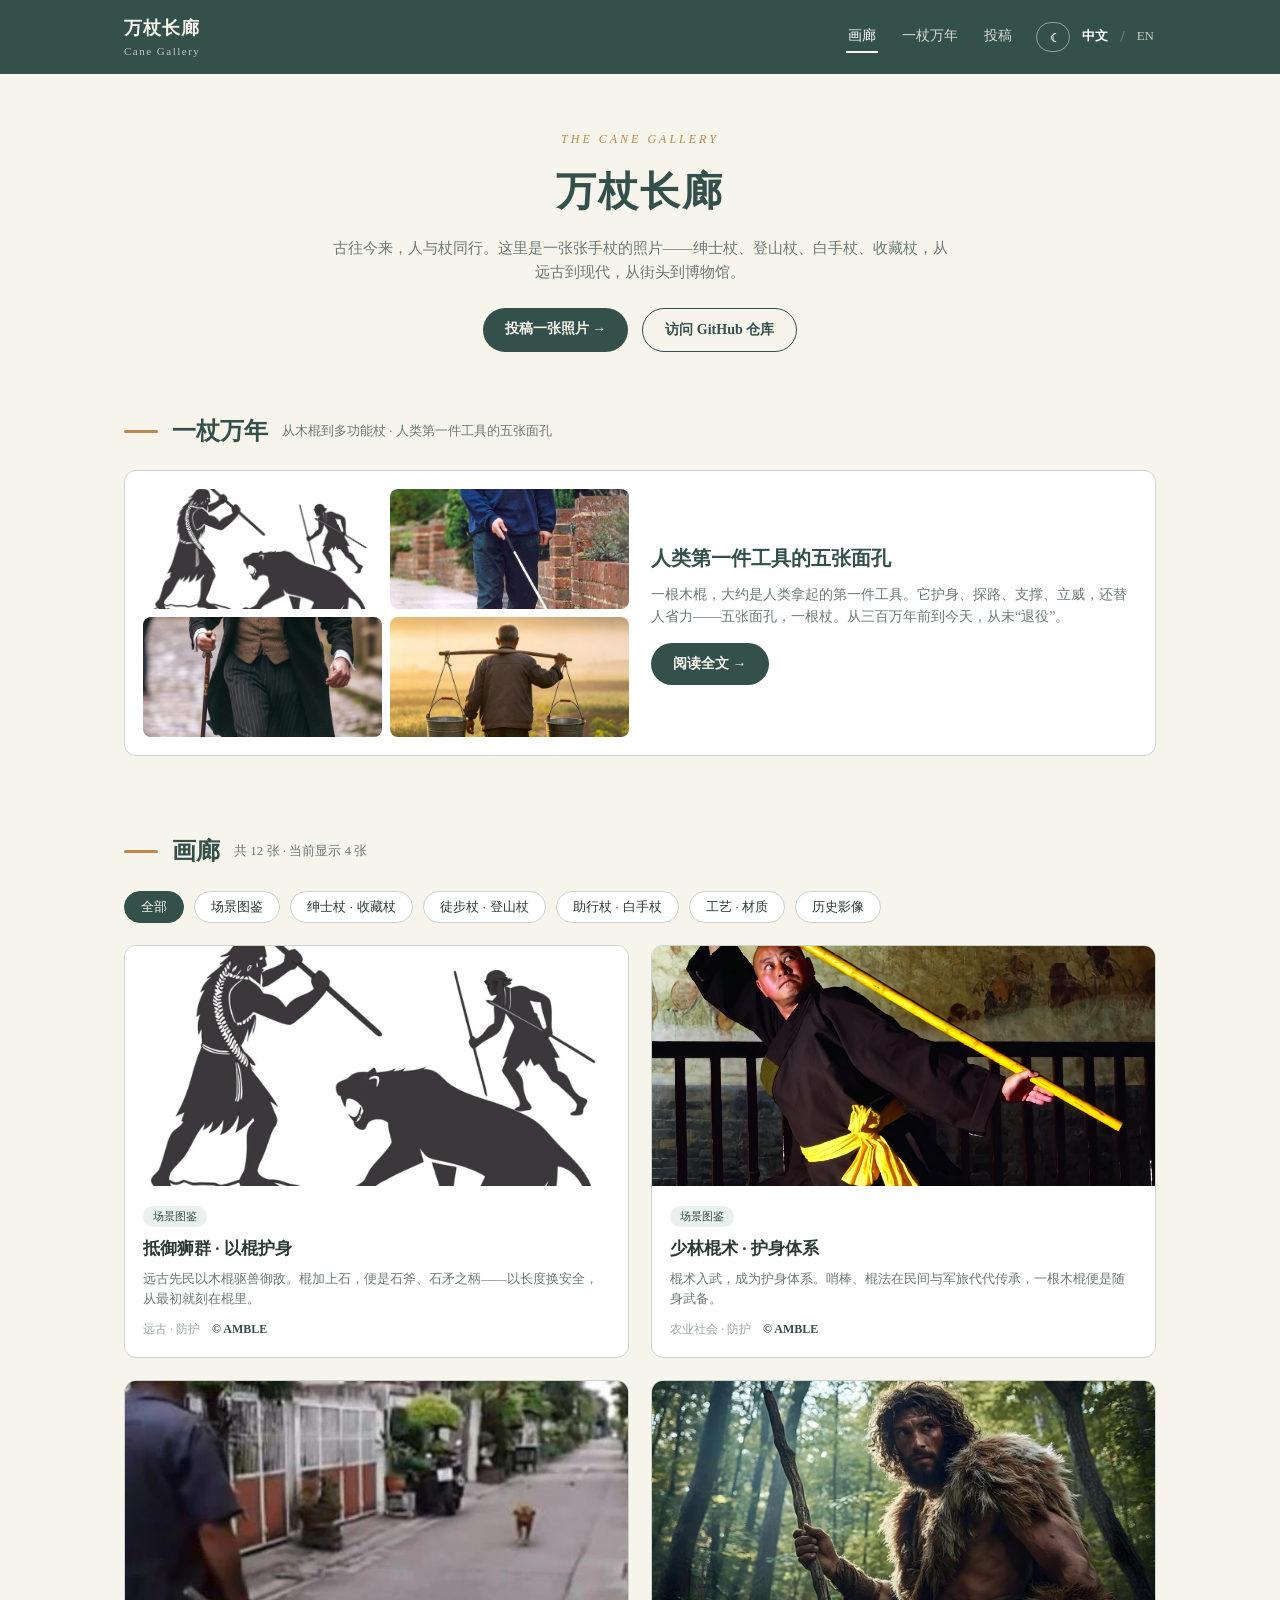
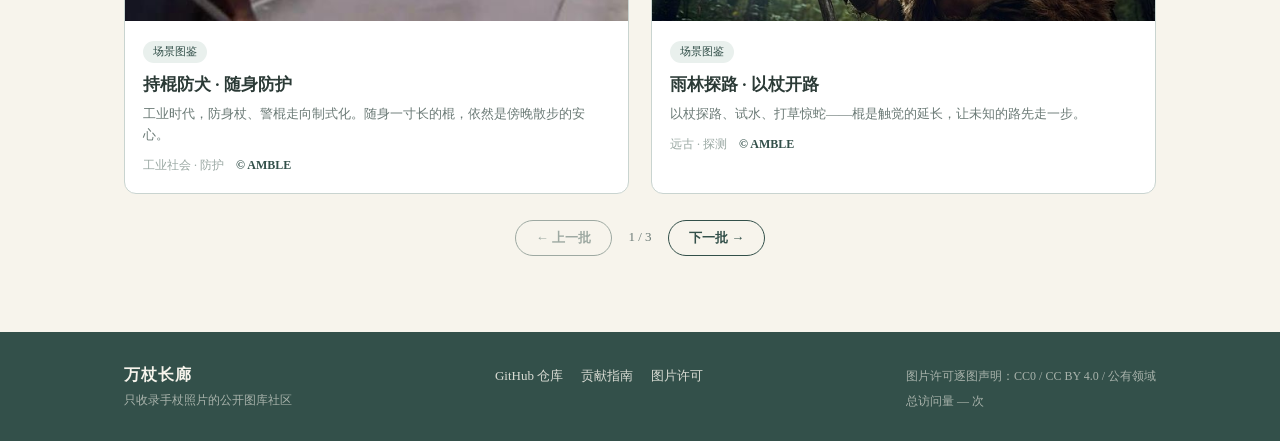
<file: site/index.html>
<!DOCTYPE html>
<html lang="zh-CN">
<head>
<meta charset="UTF-8">
<meta name="viewport" content="width=device-width, initial-scale=1.0">
<title>万杖长廊 · Cane Gallery</title>
<meta name="description" content="万杖长廊：只收录手杖静态照片的公开图库社区——绅士杖、徒步登山杖、白手杖、收藏杖，以及「人与杖」的历史瞬间。">
<link rel="icon" type="image/svg+xml" href="data:image/svg+xml,%3Csvg xmlns='http://www.w3.org/2000/svg' viewBox='0 0 64 64'%3E%3Crect width='64' height='64' rx='14' fill='%2333504A'/%3E%3Cpath d='M38 14 a8 8 0 0 1 8 8 L30 52' stroke='%23F7F4EC' stroke-width='5' fill='none' stroke-linecap='round'/%3E%3C/svg%3E">
<link rel="stylesheet" href="css/style.css">
</head>
<body>

<header class="topbar">
  <div class="topbar-inner">
    <a class="brand" href="index.html">
      <span class="brand-name">万杖长廊<small>Cane Gallery</small></span>
    </a>
    <nav class="nav" aria-label="主导航">
      <a href="index.html" class="active">画廊</a>
      <a href="essay.html">一杖万年</a>
      <a href="submit.html">投稿</a>
      <span class="lang">
        <button type="button" class="theme-toggle" id="theme-toggle" aria-label="切换明暗主题" title="切换明暗主题">☾</button>
        <a href="index.html" class="on">中文</a><span class="sep">/</span>
        <a href="en/index.html">EN</a>
      </span>
    </nav>
  </div>
</header>

<main>
  <div class="container">

    <section class="hero">
      <div class="hero-eyebrow">THE CANE GALLERY</div>
      <h1>万杖长廊</h1>
      <p class="hero-desc">古往今来，人与杖同行。这里是一张张手杖的照片——绅士杖、登山杖、白手杖、收藏杖，从远古到现代，从街头到博物馆。</p>
      <div class="hero-actions">
        <a class="btn btn-primary" href="submit.html">投稿一张照片 →</a>
        <a class="btn btn-ghost" href="https://github.com/litaotaoli/cane-gallery" target="_blank" rel="noopener">访问 GitHub 仓库</a>
      </div>
    </section>

    <section class="section" id="essay">
      <div class="section-head">
        <span class="rule"></span>
        <h2 class="section-title">一杖万年</h2>
        <span class="section-sub">从木棍到多功能杖 · 人类第一件工具的五张面孔</span>
      </div>

      <div class="history-overview">
        <div class="history-cover" aria-label="棍杖的五种面孔">
          <img src="assets/essay/fig01.jpg" alt="远古 · 以长度换安全" loading="lazy">
          <img src="assets/essay/fig06.jpg" alt="现代 · 白手杖探路" loading="lazy">
          <img src="assets/essay/fig12.jpg" alt="工业社会 · 绅士手杖" loading="lazy">
          <img src="assets/essay/fig14.jpg" alt="农业社会 · 扁担助力" loading="lazy">
        </div>
        <div class="history-summary">
          <h3>人类第一件工具的五张面孔</h3>
          <p>一根木棍，大约是人类拿起的第一件工具。它护身、探路、支撑、立威，还替人省力——五张面孔，一根杖。从三百万年前到今天，从未“退役”。</p>
          <a class="btn btn-primary" href="essay.html">阅读全文 →</a>
        </div>
      </div>
    </section>

    <section class="section" id="gallery">
      <div class="section-head">
        <span class="rule"></span>
        <h2 class="section-title">画廊</h2>
        <span class="section-sub" id="count-label">加载中…</span>
      </div>

      <div class="filter-bar" role="group" aria-label="筛选">
        <button type="button" class="chip on js-filter" data-tag="all">全部</button>
        <button type="button" class="chip js-filter" data-tag="illustration">场景图鉴</button>
        <button type="button" class="chip js-filter" data-tag="gentleman">绅士杖 · 收藏杖</button>
        <button type="button" class="chip js-filter" data-tag="trekking">徒步杖 · 登山杖</button>
        <button type="button" class="chip js-filter" data-tag="mobility">助行杖 · 白手杖</button>
        <button type="button" class="chip js-filter" data-tag="craft">工艺 · 材质</button>
        <button type="button" class="chip js-filter" data-tag="historical">历史影像</button>
      </div>

      <div class="cards-grid" id="card-flow"></div>
      <p class="empty" id="empty-hint" hidden>这个分类下还没有照片——来投第一张吧！</p>
      <div class="pager">
        <button type="button" class="btn btn-ghost" id="cards-prev">← 上一批</button>
        <span class="pager-info" id="cards-page">1 / 1</span>
        <button type="button" class="btn btn-ghost" id="cards-next">下一批 →</button>
      </div>
    </section>

  </div>
</main>

<footer class="footer">
  <div class="footer-inner">
    <div class="footer-brand">
      <span class="footer-name">万杖长廊</span>
      <span class="footer-tagline">只收录手杖照片的公开图库社区</span>
    </div>
    <div class="footer-nav">
      <a href="https://github.com/litaotaoli/cane-gallery" target="_blank" rel="noopener">GitHub 仓库</a>
      <a href="https://github.com/litaotaoli/cane-gallery/blob/main/CONTRIBUTING.md" target="_blank" rel="noopener">贡献指南</a>
      <a href="https://github.com/litaotaoli/cane-gallery/blob/main/IMAGE_LICENSE.md" target="_blank" rel="noopener">图片许可</a>
    </div>
    <div class="footer-meta">
      <span>图片许可逐图声明：CC0 / CC BY 4.0 / 公有领域</span>
      <span class="visit-count" id="busuanzi_container_site_pv">总访问量 <span id="busuanzi_value_site_pv">—</span> 次</span>
    </div>
  </div>
</footer>

<script async src="//busuanzi.ibruce.info/busuanzi/2.3/busuanzi.pure.mini.js"></script>

<script>
  /* 内联画廊数据：由 tools/build_site.py 自动生成，本地 file:// 打开也能渲染 */
  window.__GALLERY_DATA__ = [{"id": "CANE-0001", "category": "illustration", "file": "illustration/illustration_202610_001.jpg", "title_zh": "抵御狮群 · 以棍护身", "title_en": "Defending with a Staff", "story_zh": "远古先民以木棍驱兽御敌。棍加上石，便是石斧、石矛之柄——以长度换安全，从最初就刻在棍里。", "photographer": "AMBLE", "year": "", "location": "", "era": "远古", "scene": "防护", "license": "CC BY 4.0", "source": "ai_generated", "alt_text": "剪影插画：远古先民手持木棍面对狮群", "added_date": "2026-10-16"}, {"id": "CANE-0002", "category": "illustration", "file": "illustration/illustration_202610_002.jpg", "title_zh": "少林棍术 · 护身体系", "title_en": "Shaolin Staff Art", "story_zh": "棍术入武，成为护身体系。哨棒、棍法在民间与军旅代代传承，一根木棍便是随身武备。", "photographer": "AMBLE", "year": "", "location": "", "era": "农业社会", "scene": "防护", "license": "CC BY 4.0", "source": "ai_generated", "alt_text": "剪影插画：武者持棍演练少林棍法", "added_date": "2026-10-16"}, {"id": "CANE-0003", "category": "illustration", "file": "illustration/illustration_202610_003.jpg", "title_zh": "持棍防犬 · 随身防护", "title_en": "Guard Stick", "story_zh": "工业时代，防身杖、警棍走向制式化。随身一寸长的棍，依然是傍晚散步的安心。", "photographer": "AMBLE", "year": "", "location": "", "era": "工业社会", "scene": "防护", "license": "CC BY 4.0", "source": "ai_generated", "alt_text": "剪影插画：行人手持短棍走过街巷", "added_date": "2026-10-16"}, {"id": "CANE-0004", "category": "illustration", "file": "illustration/illustration_202610_004.jpg", "title_zh": "雨林探路 · 以杖开路", "title_en": "Pathfinding Stick", "story_zh": "以杖探路、试水、打草惊蛇——棍是触觉的延长，让未知的路先走一步。", "photographer": "AMBLE", "year": "", "location": "", "era": "远古", "scene": "探测", "license": "CC BY 4.0", "source": "ai_generated", "alt_text": "剪影插画：旅人持杖在雨林中探路前行", "added_date": "2026-10-16"}, {"id": "CANE-0005", "category": "illustration", "file": "illustration/illustration_202610_005.jpg", "title_zh": "竹篙测深 · 行舟探底", "title_en": "Bamboo Pole Depth-finding", "story_zh": "船夫以篙测深探底。竹木的长度，是水路的方向感，也是夜航的胆。", "photographer": "AMBLE", "year": "", "location": "", "era": "农业社会", "scene": "探测", "license": "CC BY 4.0", "source": "ai_generated", "alt_text": "剪影插画：船夫持竹篙在船头测水深", "added_date": "2026-10-16"}, {"id": "CANE-0006", "category": "illustration", "file": "illustration/illustration_202610_006.jpg", "title_zh": "盲杖探路 · 独立出行", "title_en": "White Cane Exploration", "story_zh": "1921 白手杖涂白，1931 白杖运动，1940 年代长杖技术成熟——杖为视障者夺回道路与独立。", "photographer": "AMBLE", "year": "", "location": "", "era": "工业社会", "scene": "探测", "license": "CC BY 4.0", "source": "ai_generated", "alt_text": "剪影插画：视障者持白手杖探路独行", "added_date": "2026-10-16"}, {"id": "CANE-0007", "category": "illustration", "file": "illustration/illustration_202610_007.jpg", "title_zh": "拄杖迁徙 · 减负而行", "title_en": "Staff on the Move", "story_zh": "拄杖迁徙，把体重分给地面。长途之上，一支杖就是第三个支点。", "photographer": "AMBLE", "year": "", "location": "", "era": "远古", "scene": "休息", "license": "CC BY 4.0", "source": "ai_generated", "alt_text": "剪影插画：迁徙者拄杖负物前行", "added_date": "2026-10-16"}, {"id": "CANE-0008", "category": "illustration", "file": "illustration/illustration_202610_008.jpg", "title_zh": "荷柴拄棍 · 歇肩而立", "title_en": "Resting on a Stick", "story_zh": "挑担歇脚时以棍撑地，肩头一松，便是农人一天里最安步的片刻。", "photographer": "AMBLE", "year": "", "location": "", "era": "农业社会", "scene": "休息", "license": "CC BY 4.0", "source": "ai_generated", "alt_text": "剪影插画：农人挑柴担以棍撑地歇息", "added_date": "2026-10-16"}, {"id": "CANE-0009", "category": "illustration", "file": "illustration/illustration_202610_009.jpg", "title_zh": "地铁扶杆 · 公共支撑", "title_en": "Public Support Rail", "story_zh": "杖的支撑精神融进公共空间——扶手、扶杆、栏杆，让站立不再费力。", "photographer": "AMBLE", "year": "", "location": "", "era": "工业社会", "scene": "休息", "license": "CC BY 4.0", "source": "ai_generated", "alt_text": "剪影插画：乘客扶地铁扶手杆站立", "added_date": "2026-10-16"}, {"id": "CANE-0010", "category": "illustration", "file": "illustration/illustration_202610_010.jpg", "title_zh": "萨满持杖 · 神权凭据", "title_en": "Shaman's Staff", "story_zh": "权杖与法杖：从部落首领到巫师，棍杖承载权力与神性。", "photographer": "AMBLE", "year": "", "location": "", "era": "远古", "scene": "身份", "license": "CC BY 4.0", "source": "ai_generated", "alt_text": "剪影插画：萨满手持权杖立于部落前", "added_date": "2026-10-16"}, {"id": "CANE-0011", "category": "illustration", "file": "illustration/illustration_202610_011.jpg", "title_zh": "唐僧锡杖 · 宣教之杖", "title_en": "Monk's Khakkhara", "story_zh": "锡杖随行，杖是僧人的身份，也是行走修行的凭据。", "photographer": "AMBLE", "year": "", "location": "", "era": "农业社会", "scene": "身份", "license": "CC BY 4.0", "source": "ai_generated", "alt_text": "剪影插画：僧人手持锡杖行走", "added_date": "2026-10-16"}, {"id": "CANE-0012", "category": "illustration", "file": "illustration/illustration_202610_012.jpg", "title_zh": "绅士夹杖 · 品位符号", "title_en": "Gentleman's Cane", "story_zh": "绅士手杖时代：一柄杖，是礼仪、品位与身份的无声语言。", "photographer": "AMBLE", "year": "", "location": "", "era": "工业社会", "scene": "身份", "license": "CC BY 4.0", "source": "ai_generated", "alt_text": "剪影插画：绅士西装持杖行走于街头", "added_date": "2026-10-16"}];
</script>
<script src="js/main.js"></script>
</body>
</html>
</file>
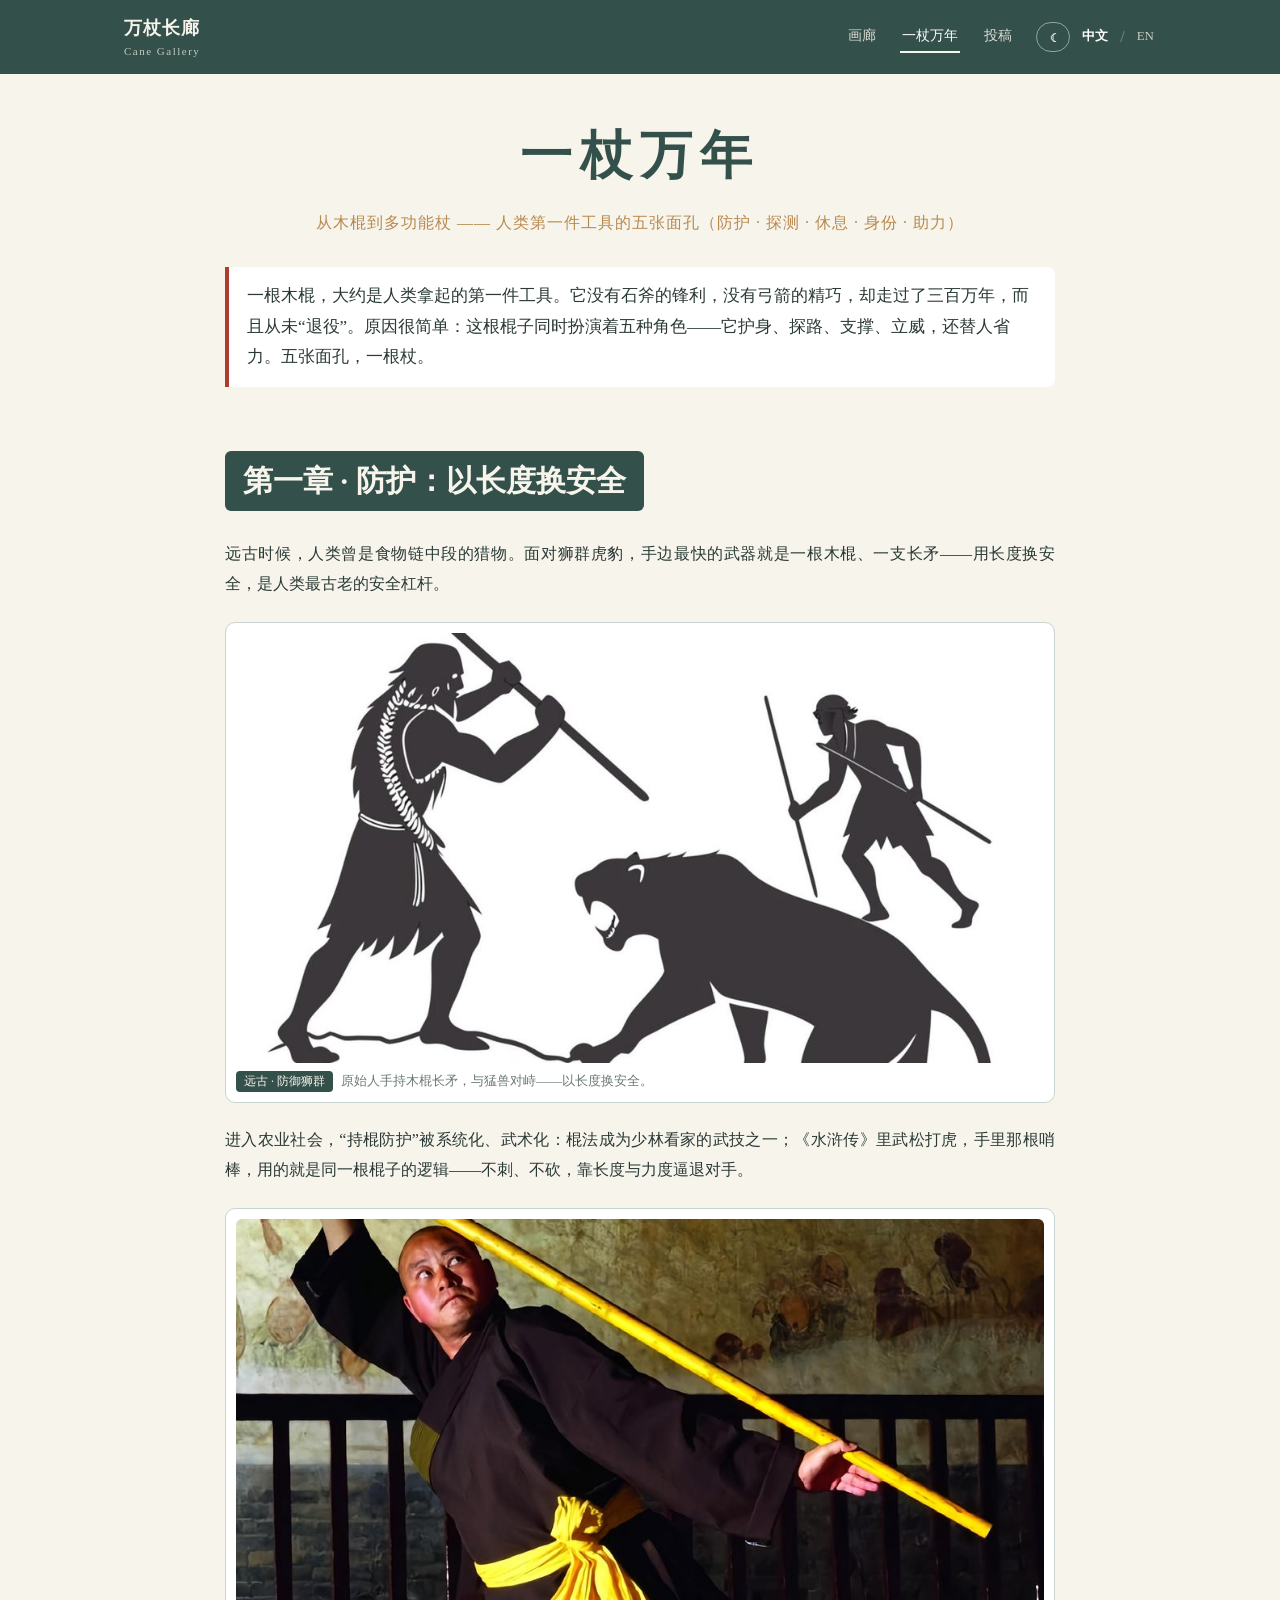
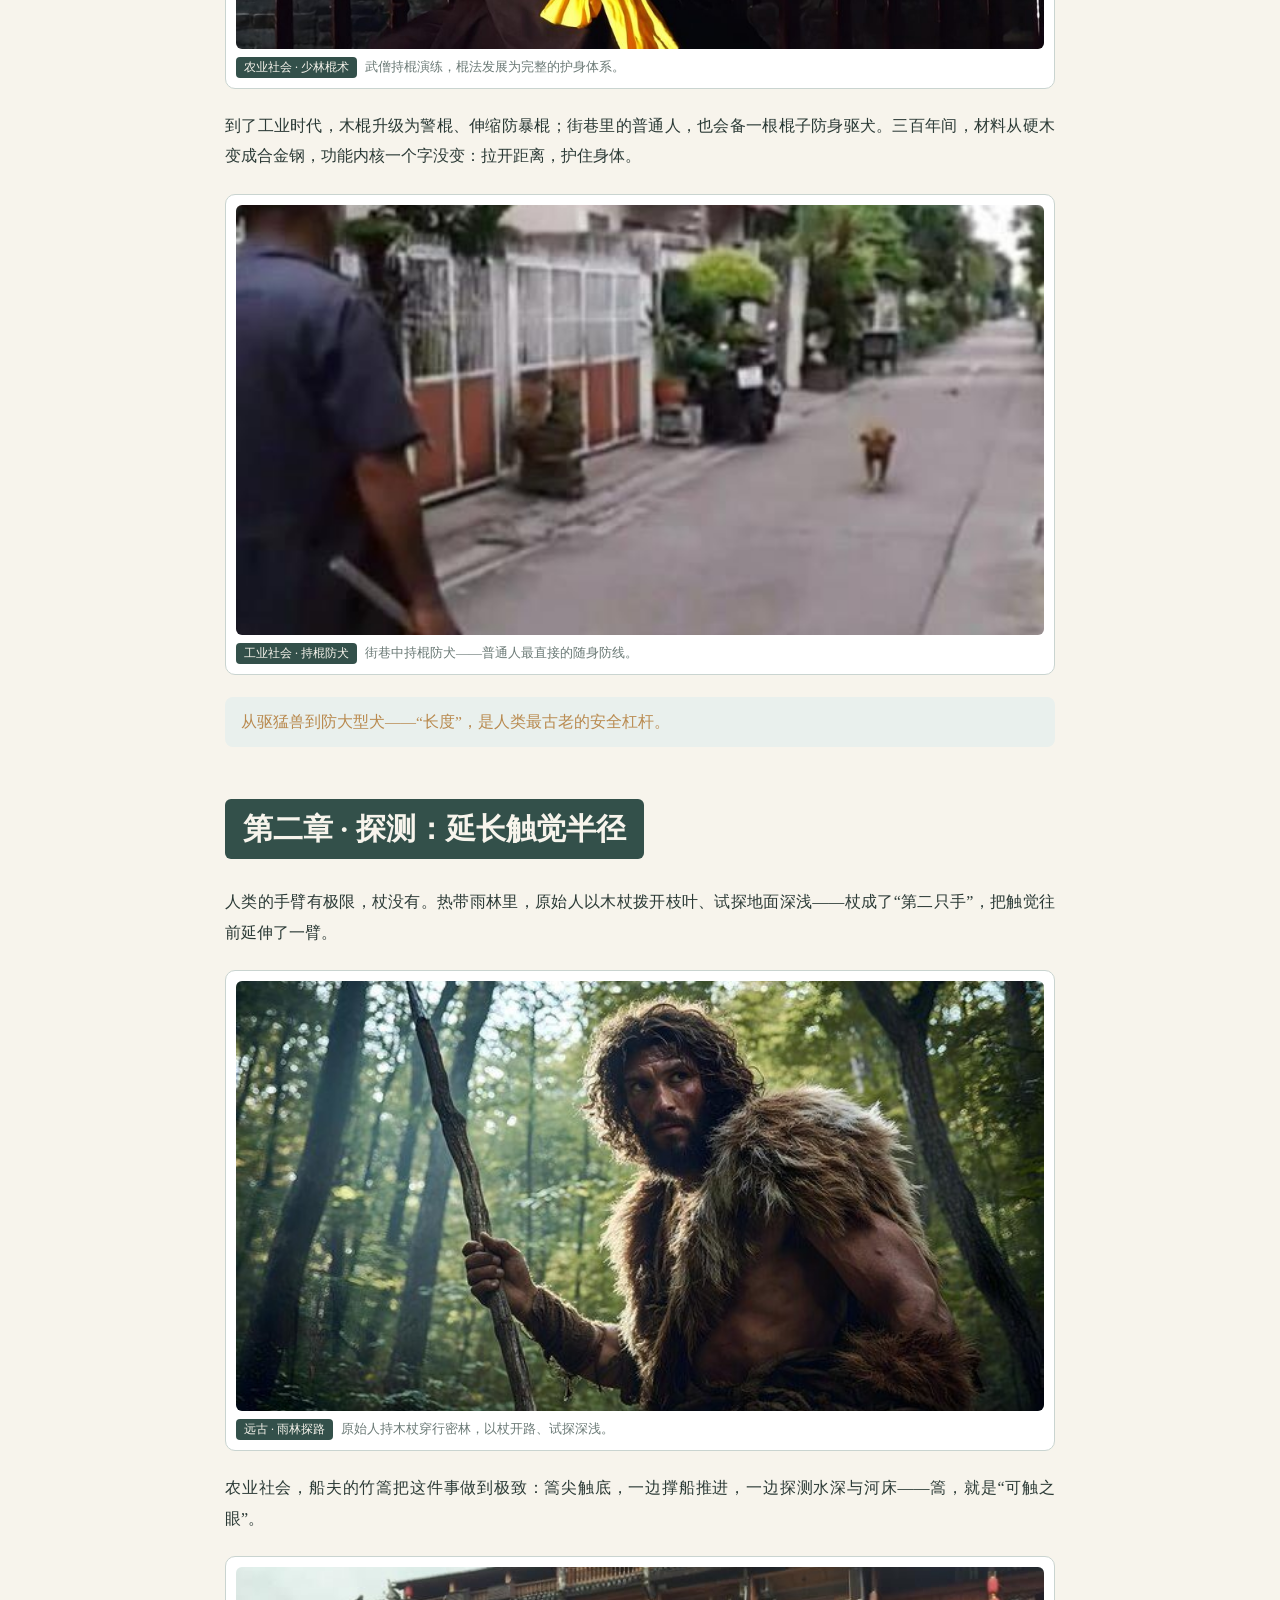
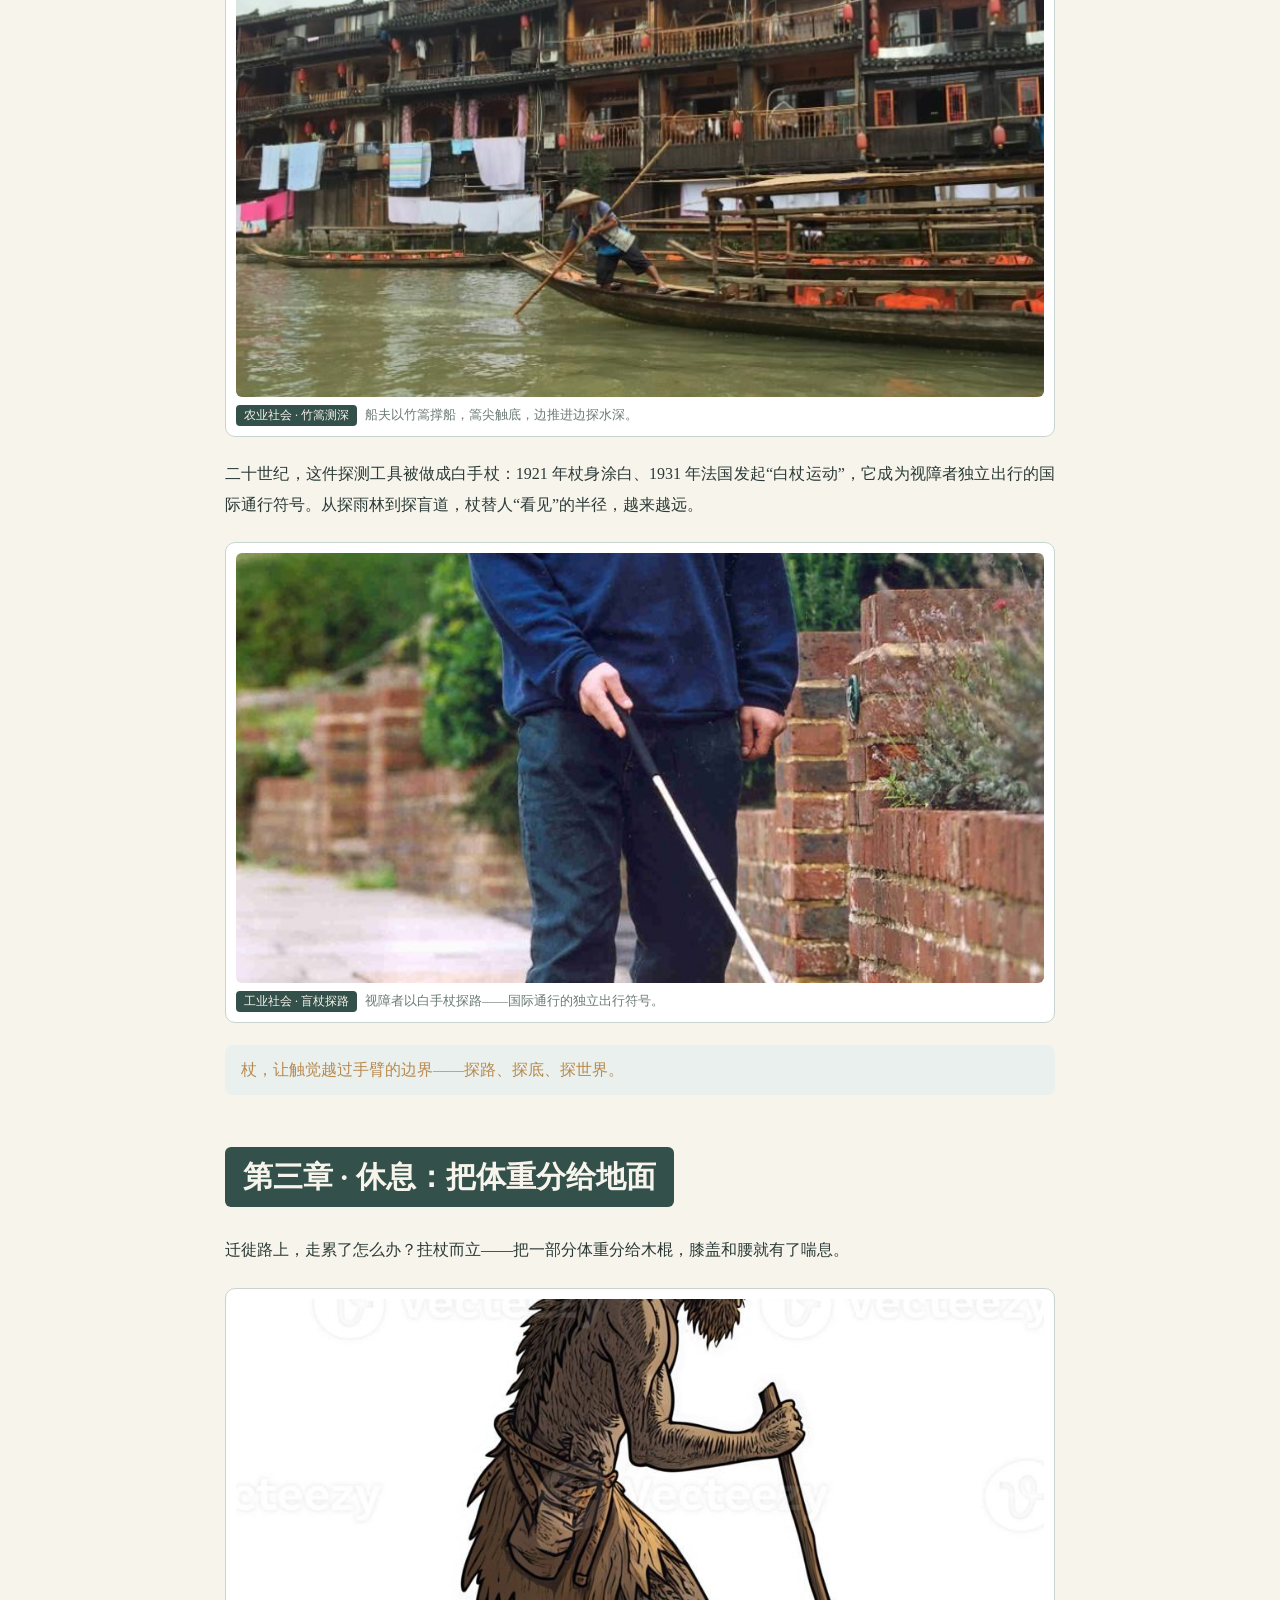
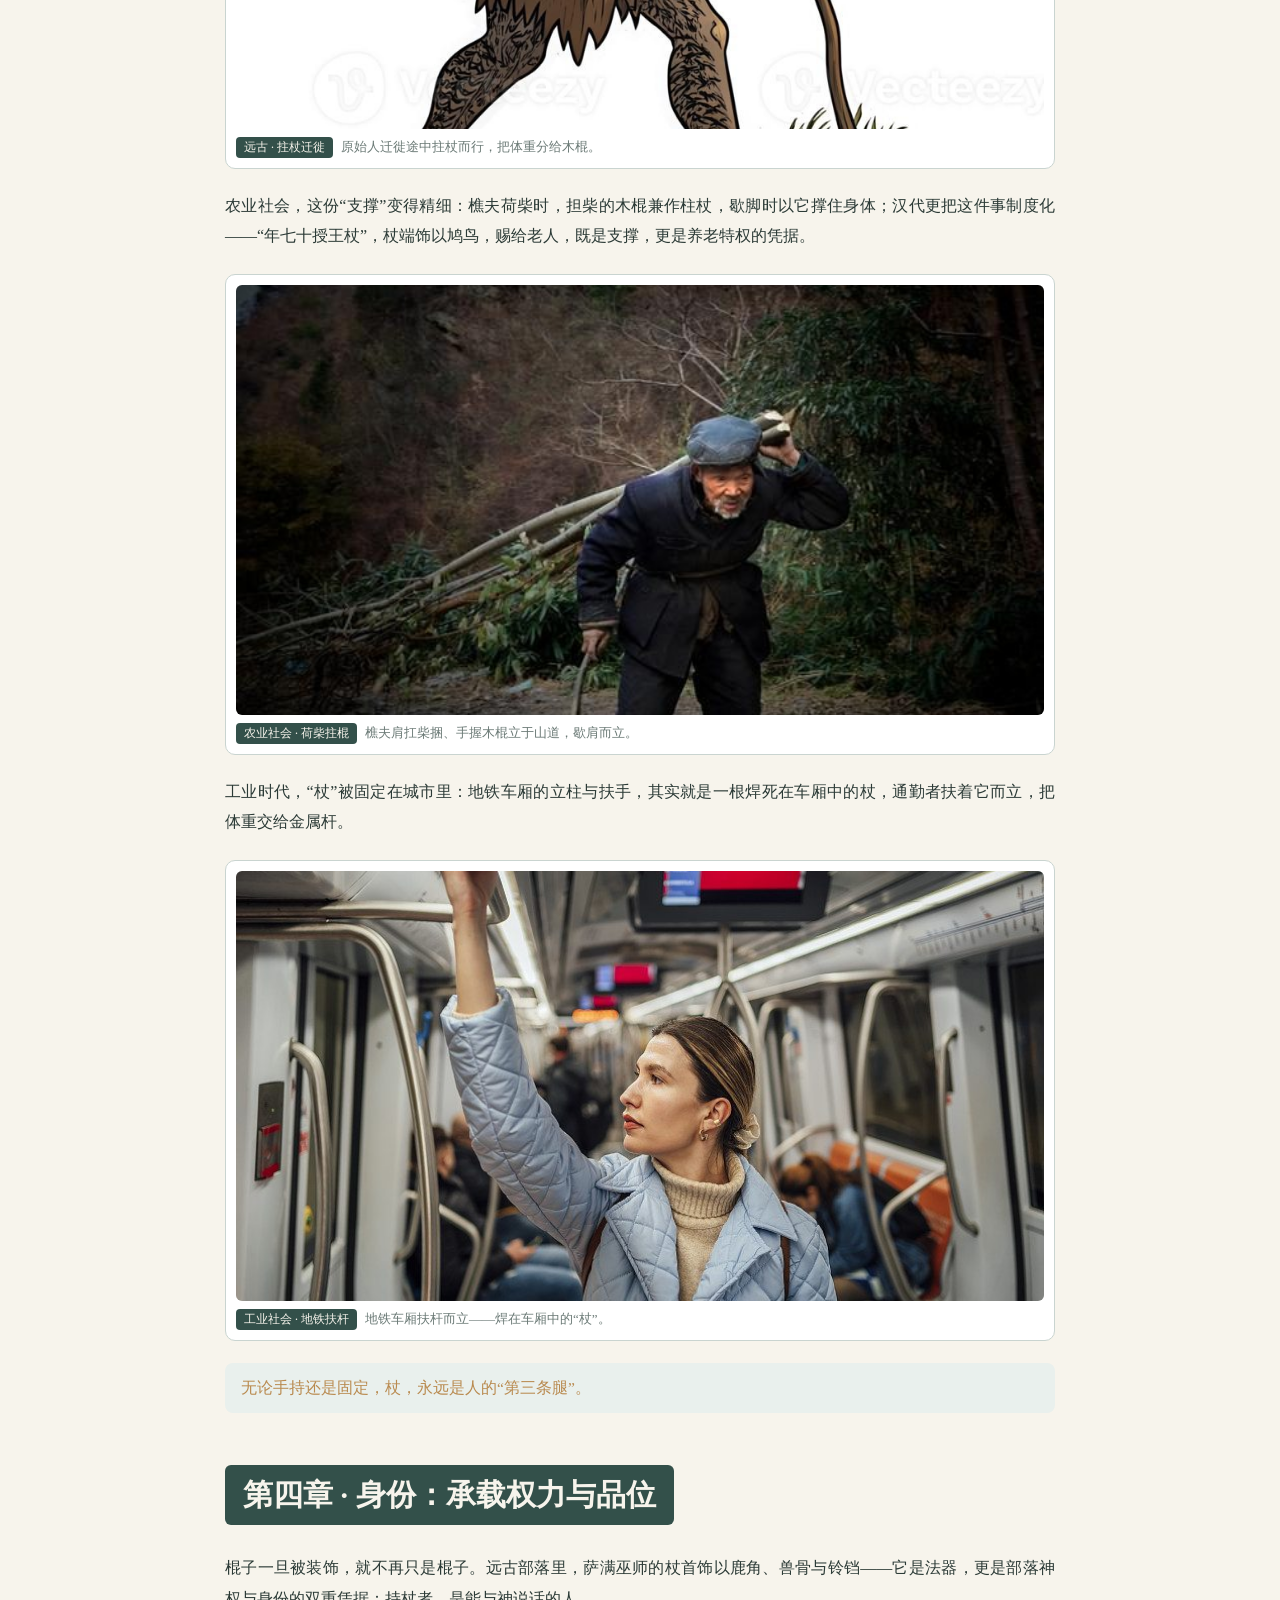
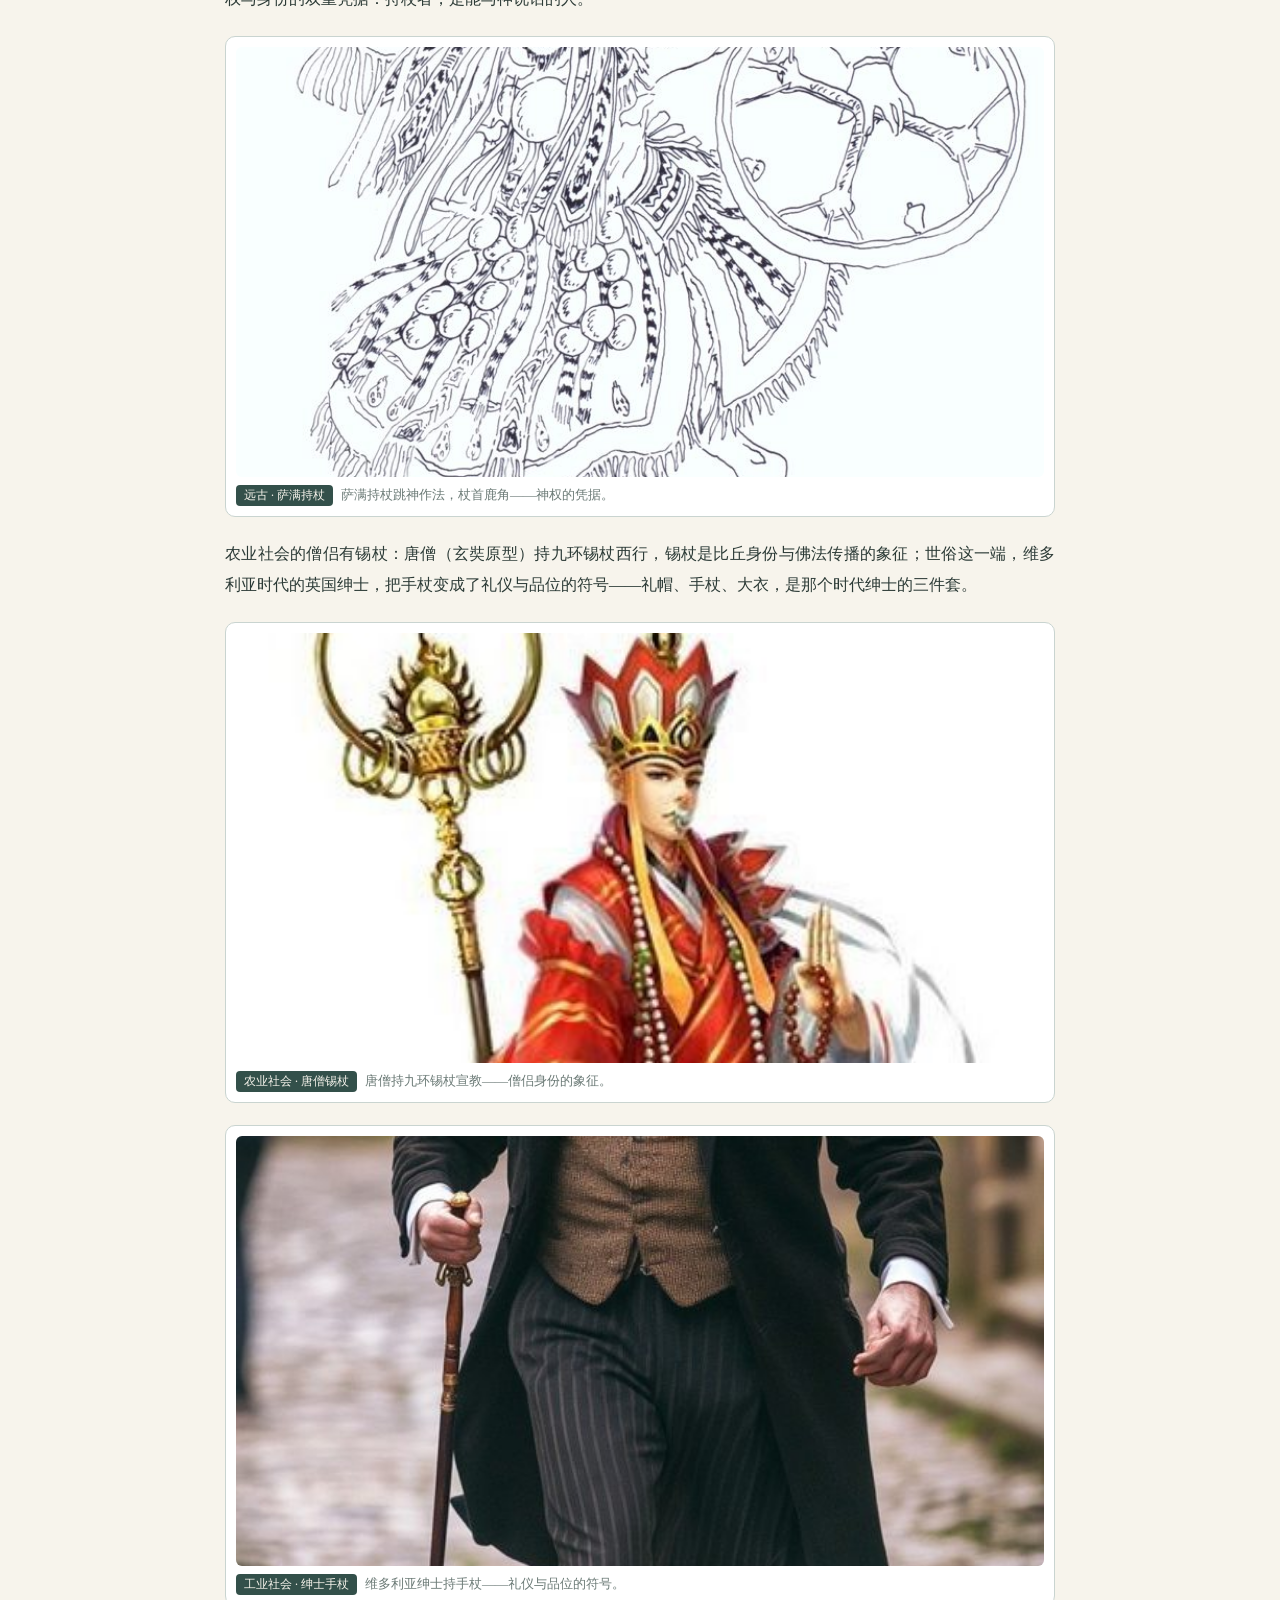
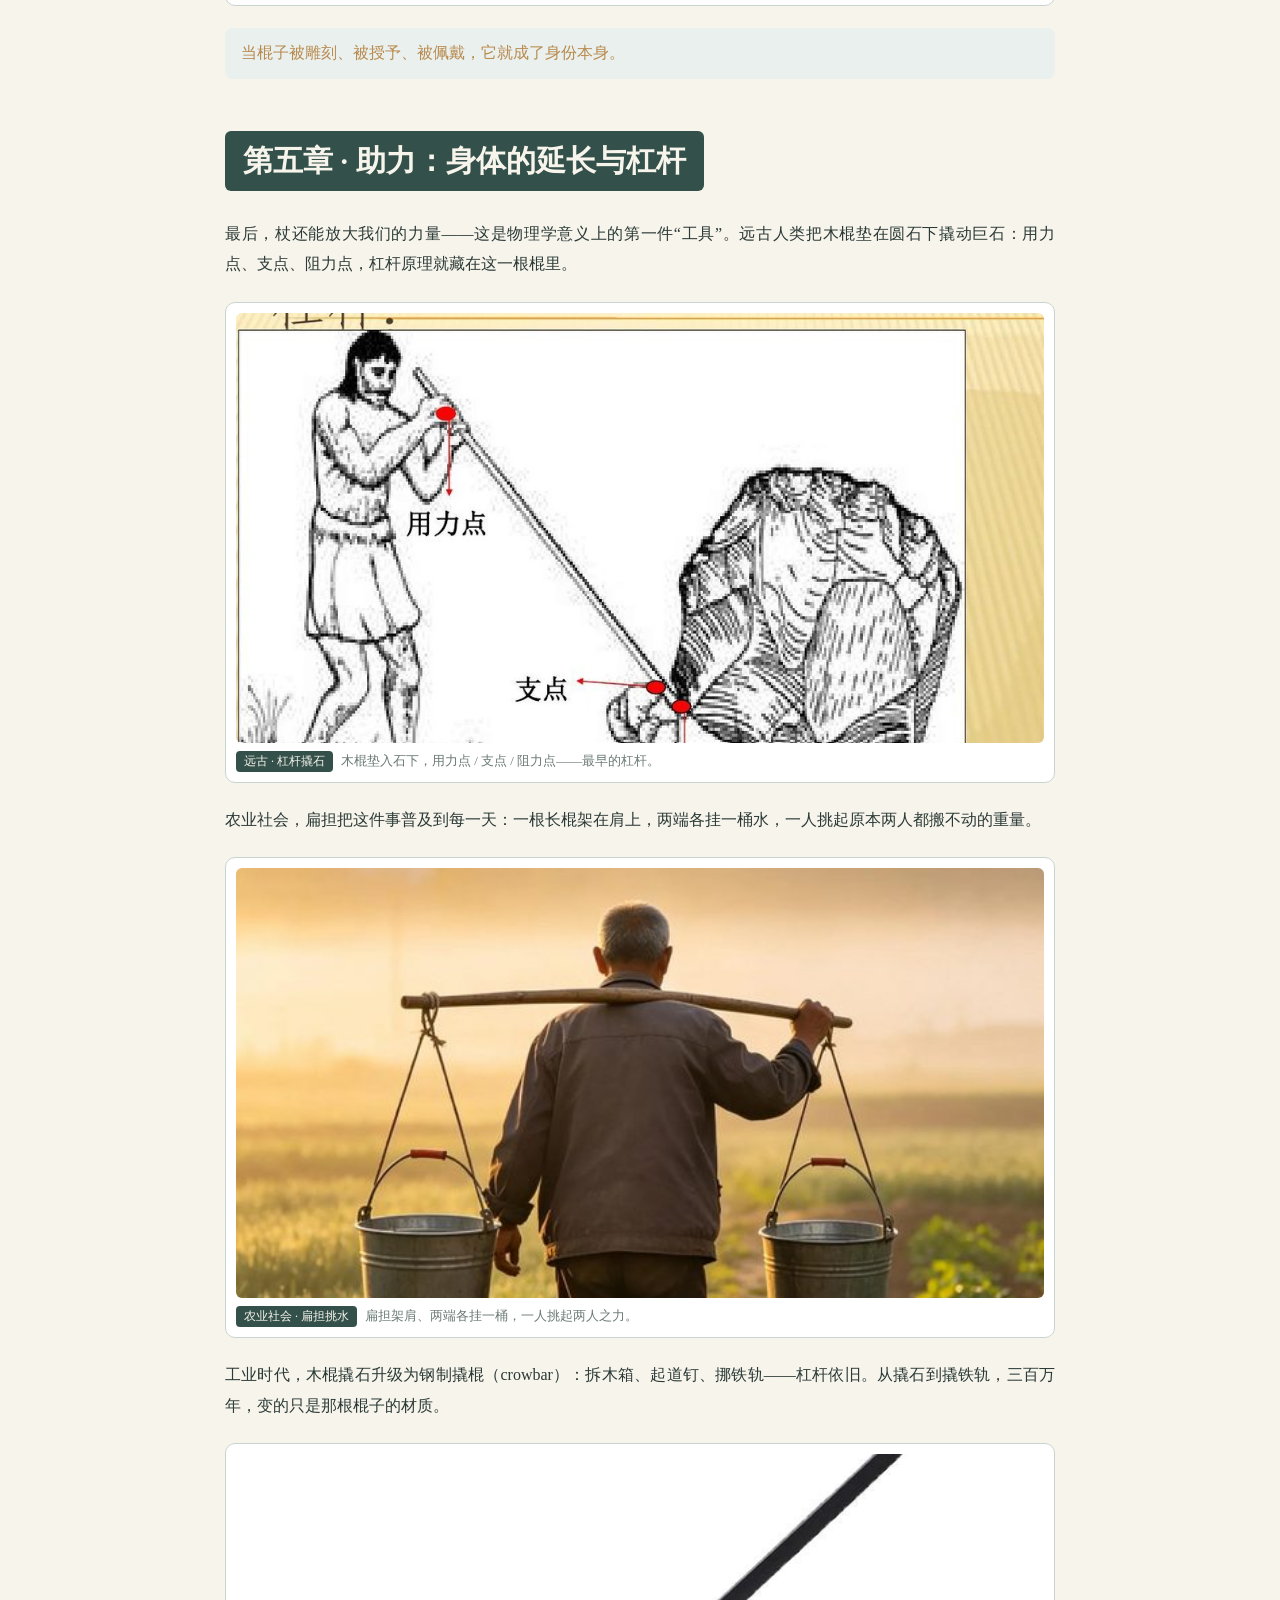
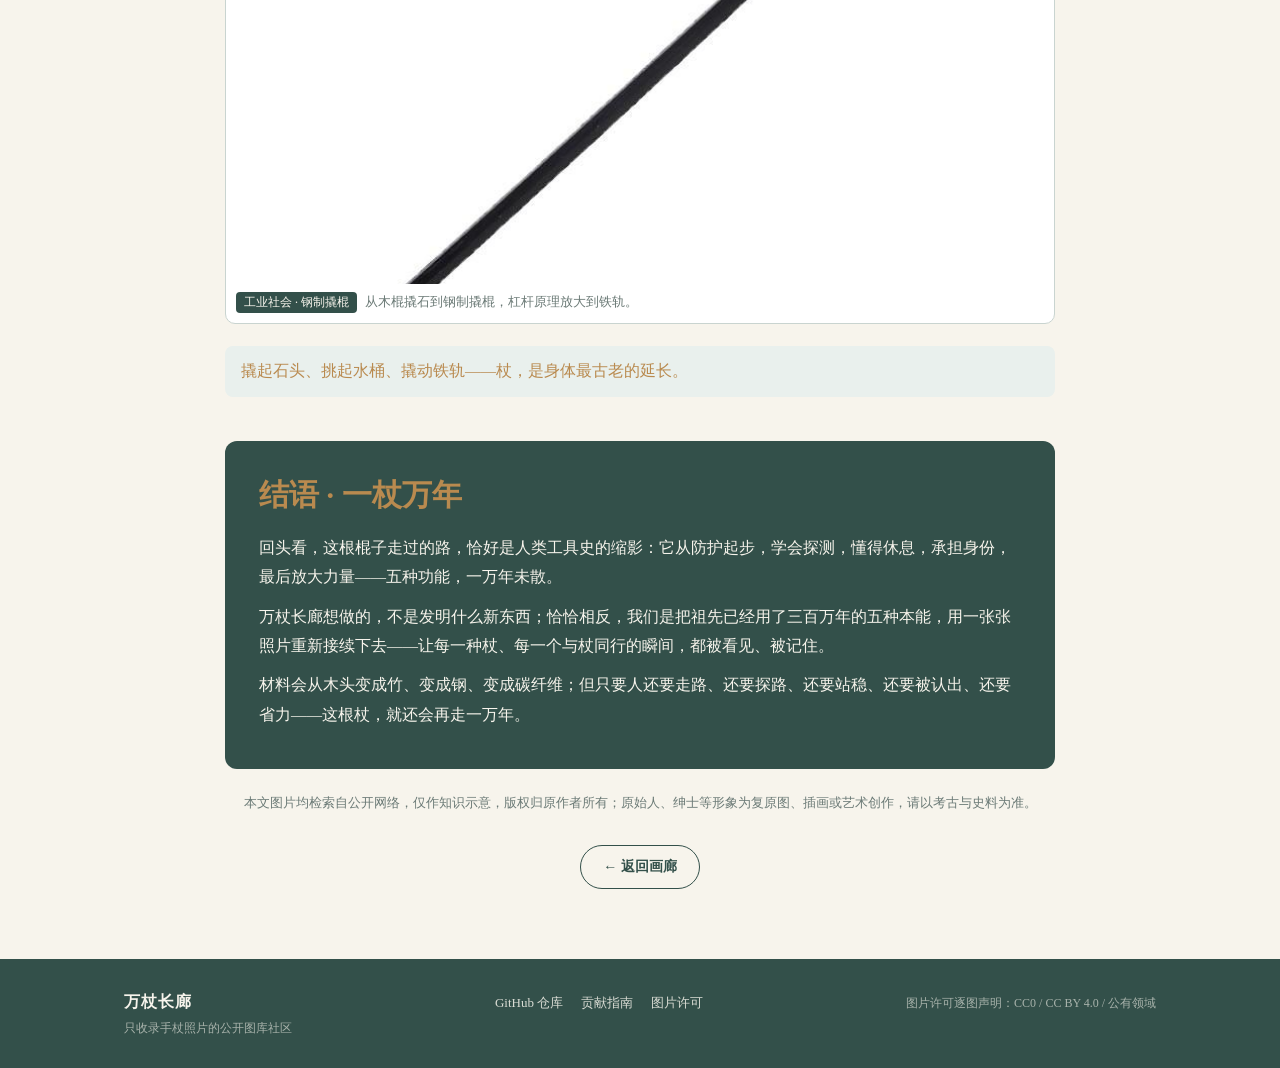
<file: site/essay.html>
<!DOCTYPE html>
<html lang="zh-CN">
<head>
<meta charset="UTF-8">
<meta name="viewport" content="width=device-width, initial-scale=1.0">
<title>一杖万年 · 从木棍到多功能杖 | 万杖长廊</title>
<meta name="description" content="《一杖万年》长文：人类第一件工具的五张面孔——防护 · 探测 · 休息 · 身份 · 助力。从三百万年前的木棍，到今天。">
<link rel="icon" type="image/svg+xml" href="data:image/svg+xml,%3Csvg xmlns='http://www.w3.org/2000/svg' viewBox='0 0 64 64'%3E%3Crect width='64' height='64' rx='14' fill='%2333504A'/%3E%3Cpath d='M38 14 a8 8 0 0 1 8 8 L30 52' stroke='%23F7F4EC' stroke-width='5' fill='none' stroke-linecap='round'/%3E%3C/svg%3E">
<link rel="stylesheet" href="css/style.css">
</head>
<body>

<header class="topbar">
  <div class="topbar-inner">
    <a class="brand" href="index.html">
      <span class="brand-name">万杖长廊<small>Cane Gallery</small></span>
    </a>
    <nav class="nav" aria-label="主导航">
      <a href="index.html">画廊</a>
      <a href="essay.html" class="active">一杖万年</a>
      <a href="submit.html">投稿</a>
      <span class="lang">
        <button type="button" class="theme-toggle" id="theme-toggle" aria-label="切换明暗主题" title="切换明暗主题">☾</button>
        <a href="essay.html" class="on">中文</a><span class="sep">/</span>
        <a href="en/essay.html">EN</a>
      </span>
    </nav>
  </div>
</header>

<main>
  <div class="container">
    <article class="essay-long" lang="zh-CN">

      <header class="essay-masthead">
        <h1>一杖万年</h1>
        <p class="essay-sub">从木棍到多功能杖 —— 人类第一件工具的五张面孔（防护 · 探测 · 休息 · 身份 · 助力）</p>
      </header>

      <div class="essay-lead">
        一根木棍，大约是人类拿起的第一件工具。它没有石斧的锋利，没有弓箭的精巧，却走过了三百万年，而且从未“退役”。原因很简单：这根棍子同时扮演着五种角色——它护身、探路、支撑、立威，还替人省力。五张面孔，一根杖。
      </div>

      <section class="echapter" id="ch-1">
        <h2>第一章 · 防护：以长度换安全</h2>
        <p>远古时候，人类曾是食物链中段的猎物。面对狮群虎豹，手边最快的武器就是一根木棍、一支长矛——用长度换安全，是人类最古老的安全杠杆。</p>
        <figure>
          <img src="assets/essay/fig01.jpg" alt="原始人手握木棍长矛，与猛虎对峙" loading="lazy">
          <figcaption><span class="f-tag">远古 · 防御狮群</span>原始人手持木棍长矛，与猛兽对峙——以长度换安全。</figcaption>
        </figure>
        <p>进入农业社会，“持棍防护”被系统化、武术化：棍法成为少林看家的武技之一；《水浒传》里武松打虎，手里那根哨棒，用的就是同一根棍子的逻辑——不刺、不砍，靠长度与力度逼退对手。</p>
        <figure>
          <img src="assets/essay/fig02.jpg" alt="武僧持棍演练少林棍法" loading="lazy">
          <figcaption><span class="f-tag">农业社会 · 少林棍术</span>武僧持棍演练，棍法发展为完整的护身体系。</figcaption>
        </figure>
        <p>到了工业时代，木棍升级为警棍、伸缩防暴棍；街巷里的普通人，也会备一根棍子防身驱犬。三百年间，材料从硬木变成合金钢，功能内核一个字没变：拉开距离，护住身体。</p>
        <figure>
          <img src="assets/essay/fig03.jpg" alt="街巷中行人手持短棍防身驱犬" loading="lazy">
          <figcaption><span class="f-tag">工业社会 · 持棍防犬</span>街巷中持棍防犬——普通人最直接的随身防线。</figcaption>
        </figure>
        <div class="chap-end">从驱猛兽到防大型犬——“长度”，是人类最古老的安全杠杆。</div>
      </section>

      <section class="echapter" id="ch-2">
        <h2>第二章 · 探测：延长触觉半径</h2>
        <p>人类的手臂有极限，杖没有。热带雨林里，原始人以木杖拨开枝叶、试探地面深浅——杖成了“第二只手”，把触觉往前延伸了一臂。</p>
        <figure>
          <img src="assets/essay/fig04.jpg" alt="原始人持木杖在雨林中探路" loading="lazy">
          <figcaption><span class="f-tag">远古 · 雨林探路</span>原始人持木杖穿行密林，以杖开路、试探深浅。</figcaption>
        </figure>
        <p>农业社会，船夫的竹篙把这件事做到极致：篙尖触底，一边撑船推进，一边探测水深与河床——篙，就是“可触之眼”。</p>
        <figure>
          <img src="assets/essay/fig05.jpg" alt="船夫以竹篙撑船测水深" loading="lazy">
          <figcaption><span class="f-tag">农业社会 · 竹篙测深</span>船夫以竹篙撑船，篙尖触底，边推进边探水深。</figcaption>
        </figure>
        <p>二十世纪，这件探测工具被做成白手杖：1921 年杖身涂白、1931 年法国发起“白杖运动”，它成为视障者独立出行的国际通行符号。从探雨林到探盲道，杖替人“看见”的半径，越来越远。</p>
        <figure>
          <img src="assets/essay/fig06.jpg" alt="视障者持白手杖在居民区人行道独行" loading="lazy">
          <figcaption><span class="f-tag">工业社会 · 盲杖探路</span>视障者以白手杖探路——国际通行的独立出行符号。</figcaption>
        </figure>
        <div class="chap-end">杖，让触觉越过手臂的边界——探路、探底、探世界。</div>
      </section>

      <section class="echapter" id="ch-3">
        <h2>第三章 · 休息：把体重分给地面</h2>
        <p>迁徙路上，走累了怎么办？拄杖而立——把一部分体重分给木棍，膝盖和腰就有了喘息。</p>
        <figure>
          <img src="assets/essay/fig07.jpg" alt="原始人迁徙途中拄杖负物前行" loading="lazy">
          <figcaption><span class="f-tag">远古 · 拄杖迁徙</span>原始人迁徙途中拄杖而行，把体重分给木棍。</figcaption>
        </figure>
        <p>农业社会，这份“支撑”变得精细：樵夫荷柴时，担柴的木棍兼作柱杖，歇脚时以它撑住身体；汉代更把这件事制度化——“年七十授王杖”，杖端饰以鸠鸟，赐给老人，既是支撑，更是养老特权的凭据。</p>
        <figure>
          <img src="assets/essay/fig08.jpg" alt="樵夫肩扛柴捆手握木棍立于山道" loading="lazy">
          <figcaption><span class="f-tag">农业社会 · 荷柴拄棍</span>樵夫肩扛柴捆、手握木棍立于山道，歇肩而立。</figcaption>
        </figure>
        <p>工业时代，“杖”被固定在城市里：地铁车厢的立柱与扶手，其实就是一根焊死在车厢中的杖，通勤者扶着它而立，把体重交给金属杆。</p>
        <figure>
          <img src="assets/essay/fig09.jpg" alt="地铁车厢内乘客扶着立柱与扶手站立" loading="lazy">
          <figcaption><span class="f-tag">工业社会 · 地铁扶杆</span>地铁车厢扶杆而立——焊在车厢中的“杖”。</figcaption>
        </figure>
        <div class="chap-end">无论手持还是固定，杖，永远是人的“第三条腿”。</div>
      </section>

      <section class="echapter" id="ch-4">
        <h2>第四章 · 身份：承载权力与品位</h2>
        <p>棍子一旦被装饰，就不再只是棍子。远古部落里，萨满巫师的杖首饰以鹿角、兽骨与铃铛——它是法器，更是部落神权与身份的双重凭据：持杖者，是能与神说话的人。</p>
        <figure>
          <img src="assets/essay/fig10.jpg" alt="萨满持鹿角杖跳神作法" loading="lazy">
          <figcaption><span class="f-tag">远古 · 萨满持杖</span>萨满持杖跳神作法，杖首鹿角——神权的凭据。</figcaption>
        </figure>
        <p>农业社会的僧侣有锡杖：唐僧（玄奘原型）持九环锡杖西行，锡杖是比丘身份与佛法传播的象征；世俗这一端，维多利亚时代的英国绅士，把手杖变成了礼仪与品位的符号——礼帽、手杖、大衣，是那个时代绅士的三件套。</p>
        <figure>
          <img src="assets/essay/fig11.jpg" alt="唐僧持九环锡杖" loading="lazy">
          <figcaption><span class="f-tag">农业社会 · 唐僧锡杖</span>唐僧持九环锡杖宣教——僧侣身份的象征。</figcaption>
        </figure>
        <figure>
          <img src="assets/essay/fig12.jpg" alt="维多利亚绅士手持手杖" loading="lazy">
          <figcaption><span class="f-tag">工业社会 · 绅士手杖</span>维多利亚绅士持手杖——礼仪与品位的符号。</figcaption>
        </figure>
        <div class="chap-end">当棍子被雕刻、被授予、被佩戴，它就成了身份本身。</div>
      </section>

      <section class="echapter" id="ch-5">
        <h2>第五章 · 助力：身体的延长与杠杆</h2>
        <p>最后，杖还能放大我们的力量——这是物理学意义上的第一件“工具”。远古人类把木棍垫在圆石下撬动巨石：用力点、支点、阻力点，杠杆原理就藏在这一根棍里。</p>
        <figure>
          <img src="assets/essay/fig13.jpg" alt="原始人用木棍撬动巨石" loading="lazy">
          <figcaption><span class="f-tag">远古 · 杠杆撬石</span>木棍垫入石下，用力点 / 支点 / 阻力点——最早的杠杆。</figcaption>
        </figure>
        <p>农业社会，扁担把这件事普及到每一天：一根长棍架在肩上，两端各挂一桶水，一人挑起原本两人都搬不动的重量。</p>
        <figure>
          <img src="assets/essay/fig14.jpg" alt="农夫用扁担挑两桶水" loading="lazy">
          <figcaption><span class="f-tag">农业社会 · 扁担挑水</span>扁担架肩、两端各挂一桶，一人挑起两人之力。</figcaption>
        </figure>
        <p>工业时代，木棍撬石升级为钢制撬棍（crowbar）：拆木箱、起道钉、挪铁轨——杠杆依旧。从撬石到撬铁轨，三百万年，变的只是那根棍子的材质。</p>
        <figure>
          <img src="assets/essay/fig15.jpg" alt="钢制撬棍撬动铁轨" loading="lazy">
          <figcaption><span class="f-tag">工业社会 · 钢制撬棍</span>从木棍撬石到钢制撬棍，杠杆原理放大到铁轨。</figcaption>
        </figure>
        <div class="chap-end">撬起石头、挑起水桶、撬动铁轨——杖，是身体最古老的延长。</div>
      </section>

      <div class="essay-ending">
        <h2>结语 · 一杖万年</h2>
        <p>回头看，这根棍子走过的路，恰好是人类工具史的缩影：它从防护起步，学会探测，懂得休息，承担身份，最后放大力量——五种功能，一万年未散。</p>
        <p>万杖长廊想做的，不是发明什么新东西；恰恰相反，我们是把祖先已经用了三百万年的五种本能，用一张张照片重新接续下去——让每一种杖、每一个与杖同行的瞬间，都被看见、被记住。</p>
        <p>材料会从木头变成竹、变成钢、变成碳纤维；但只要人还要走路、还要探路、还要站稳、还要被认出、还要省力——这根杖，就还会再走一万年。</p>
      </div>

      <div class="essay-foot">
        本文图片均检索自公开网络，仅作知识示意，版权归原作者所有；原始人、绅士等形象为复原图、插画或艺术创作，请以考古与史料为准。
      </div>

      <div class="essay-back">
        <a class="btn btn-ghost" href="index.html">← 返回画廊</a>
      </div>

    </article>
  </div>
</main>

<footer class="footer">
  <div class="footer-inner">
    <div class="footer-brand">
      <span class="footer-name">万杖长廊</span>
      <span class="footer-tagline">只收录手杖照片的公开图库社区</span>
    </div>
    <div class="footer-nav">
      <a href="https://github.com/litaotaoli/cane-gallery" target="_blank" rel="noopener">GitHub 仓库</a>
      <a href="https://github.com/litaotaoli/cane-gallery/blob/main/CONTRIBUTING.md" target="_blank" rel="noopener">贡献指南</a>
      <a href="https://github.com/litaotaoli/cane-gallery/blob/main/IMAGE_LICENSE.md" target="_blank" rel="noopener">图片许可</a>
    </div>
    <div class="footer-meta">
      <span>图片许可逐图声明：CC0 / CC BY 4.0 / 公有领域</span>
    </div>
  </div>
</footer>

<script src="js/main.js"></script>
</body>
</html>
</file>
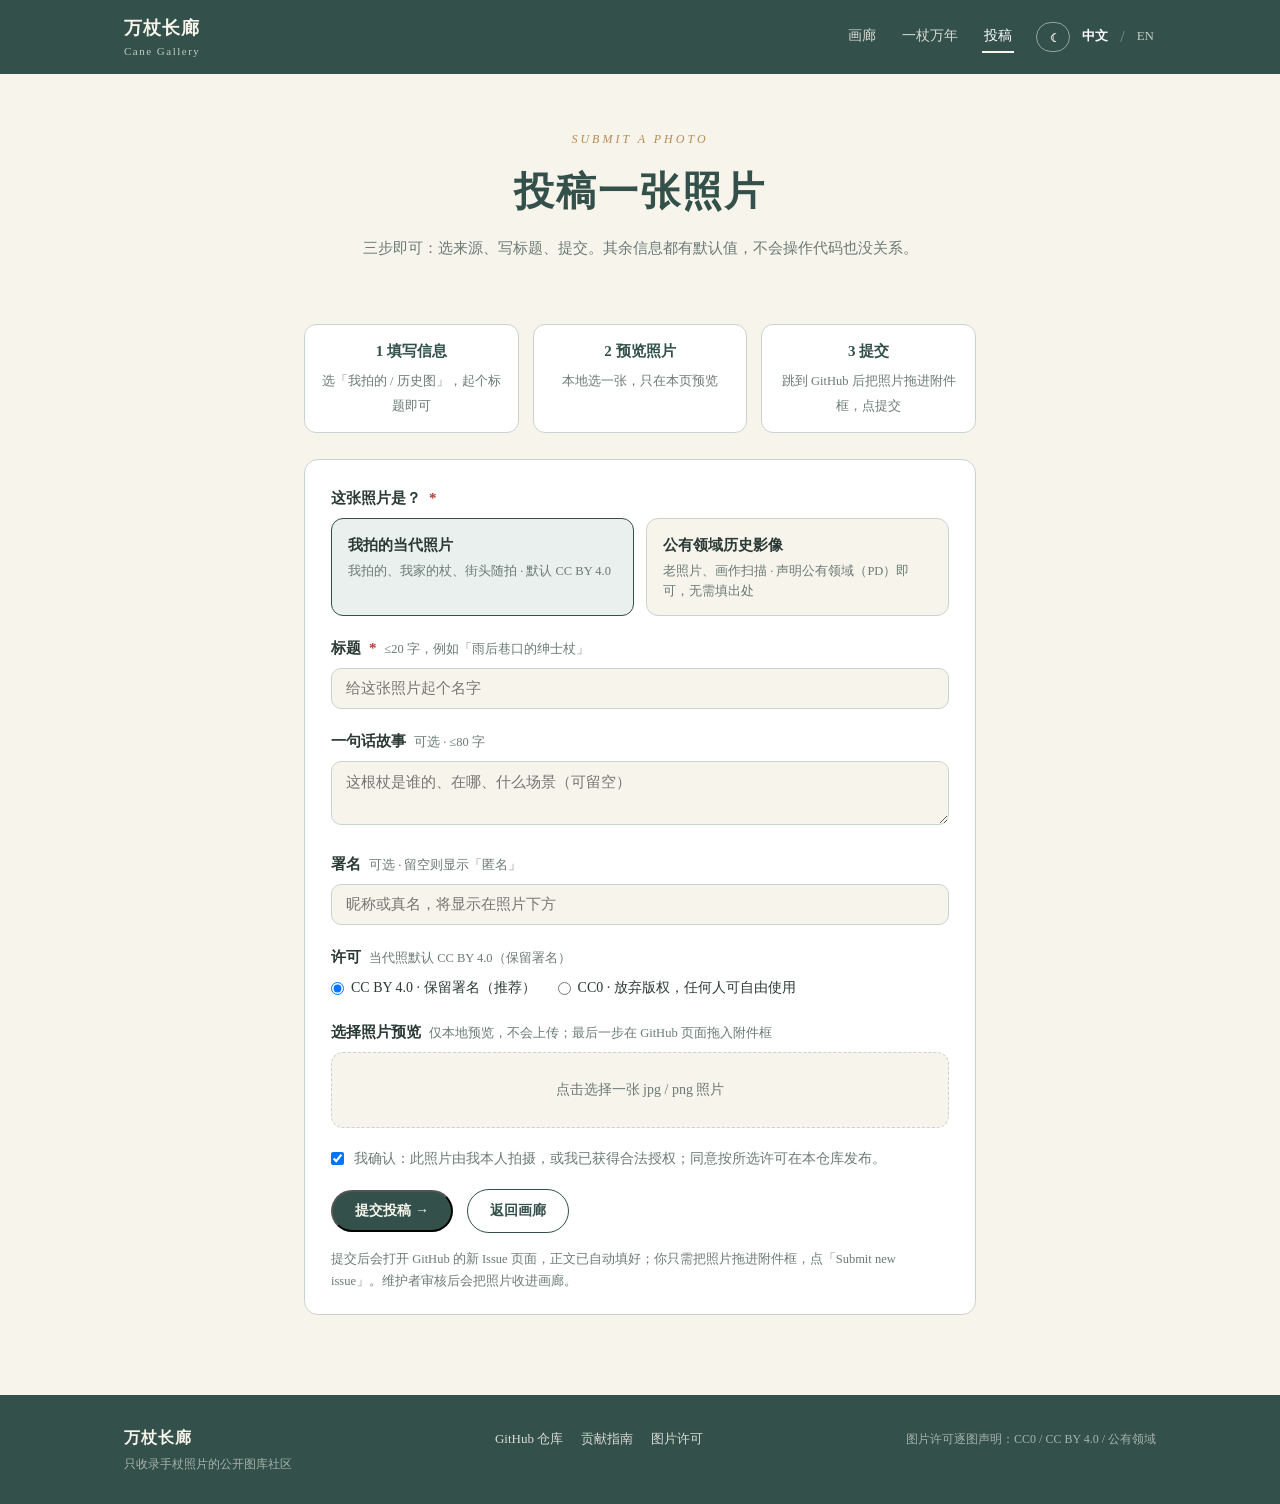
<file: site/submit.html>
<!DOCTYPE html>
<html lang="zh-CN">
<head>
<meta charset="UTF-8">
<meta name="viewport" content="width=device-width, initial-scale=1.0">
<title>投稿一张照片 · 万杖长廊</title>
<meta name="description" content="向万杖长廊投稿一张手杖照片：选来源、写标题、拖照片，三步完成。">
<link rel="icon" type="image/svg+xml" href="data:image/svg+xml,%3Csvg xmlns='http://www.w3.org/2000/svg' viewBox='0 0 64 64'%3E%3Crect width='64' height='64' rx='14' fill='%2333504A'/%3E%3Cpath d='M38 14 a8 8 0 0 1 8 8 L30 52' stroke='%23F7F4EC' stroke-width='5' fill='none' stroke-linecap='round'/%3E%3C/svg%3E">
<link rel="stylesheet" href="css/style.css">
</head>
<body>

<header class="topbar">
  <div class="topbar-inner">
    <a class="brand" href="index.html">
      <span class="brand-name">万杖长廊<small>Cane Gallery</small></span>
    </a>
    <nav class="nav" aria-label="主导航">
      <a href="index.html">画廊</a>
      <a href="essay.html">一杖万年</a>
      <a href="submit.html" class="active">投稿</a>
      <span class="lang">
        <button type="button" class="theme-toggle" id="theme-toggle" aria-label="切换明暗主题" title="切换明暗主题">☾</button>
        <a href="submit.html" class="on">中文</a><span class="sep">/</span>
        <a href="en/submit.html">EN</a>
      </span>
    </nav>
  </div>
</header>

<main>
  <div class="container submit-wrap">

    <section class="hero">
      <div class="hero-eyebrow">SUBMIT A PHOTO</div>
      <h1>投稿一张照片</h1>
      <p class="hero-desc">三步即可：选来源、写标题、提交。其余信息都有默认值，不会操作代码也没关系。</p>
    </section>

    <ol class="steps">
      <li><b>1 填写信息</b><span>选「我拍的 / 历史图」，起个标题即可</span></li>
      <li><b>2 预览照片</b><span>本地选一张，只在本页预览</span></li>
      <li><b>3 提交</b><span>跳到 GitHub 后把照片拖进附件框，点提交</span></li>
    </ol>

    <form class="form-card" id="submit-form" novalidate>

      <!-- 来源二选一 -->
      <div class="field">
        <label class="field-label">这张照片是？<span class="req">*</span></label>
        <div class="radio-cards" role="radiogroup" aria-label="照片来源">
          <label class="radio-card">
            <input type="radio" name="source" value="self" checked>
            <span class="rc-title">我拍的当代照片</span>
            <span class="rc-desc">我拍的、我家的杖、街头随拍 · 默认 CC BY 4.0</span>
          </label>
          <label class="radio-card">
            <input type="radio" name="source" value="historical">
            <span class="rc-title">公有领域历史影像</span>
            <span class="rc-desc">老照片、画作扫描 · 声明公有领域（PD）即可，无需填出处</span>
          </label>
        </div>
      </div>

      <!-- 标题 -->
      <div class="field">
        <label class="field-label" for="f-title">标题 <span class="req">*</span><span class="field-hint">≤20 字，例如「雨后巷口的绅士杖」</span></label>
        <input type="text" id="f-title" class="text-input" maxlength="40" placeholder="给这张照片起个名字">
      </div>

      <!-- 一句话故事（可选） -->
      <div class="field">
        <label class="field-label" for="f-story">一句话故事 <span class="field-hint">可选 · ≤80 字</span></label>
        <textarea id="f-story" class="text-input textarea" rows="2" maxlength="160" placeholder="这根杖是谁的、在哪、什么场景（可留空）"></textarea>
      </div>

      <!-- 署名（可选） -->
      <div class="field">
        <label class="field-label" for="f-author">署名 <span class="field-hint">可选 · 留空则显示「匿名」</span></label>
        <input type="text" id="f-author" class="text-input" maxlength="30" placeholder="昵称或真名，将显示在照片下方">
      </div>

      <!-- 公有领域声明（仅历史图，无需填出处） -->
      <div class="field pd-note" id="pd-note-field" hidden>
        <div class="pd-box">
          <b>公有领域声明</b>
          <p>你声明这张历史影像属于公有领域（PD），维护者会做基本核实；除标题外无需填写其他信息即可投稿。</p>
        </div>
      </div>

      <!-- 许可（当代照可选） -->
      <div class="field" id="license-field">
        <label class="field-label">许可 <span class="field-hint">当代照默认 CC BY 4.0（保留署名）</span></label>
        <div class="radio-inline">
          <label><input type="radio" name="license" value="CC BY 4.0" checked> CC BY 4.0 · 保留署名（推荐）</label>
          <label><input type="radio" name="license" value="CC0"> CC0 · 放弃版权，任何人可自由使用</label>
        </div>
      </div>

      <!-- 本地照片预览（不上传） -->
      <div class="field">
        <label class="field-label" for="f-file">选择照片预览 <span class="field-hint">仅本地预览，不会上传；最后一步在 GitHub 页面拖入附件框</span></label>
        <div class="drop-zone" id="drop-zone">
          <input type="file" id="f-file" accept="image/*" hidden>
          <div class="dz-empty" id="dz-empty">点击选择一张 jpg / png 照片</div>
          <div class="dz-preview" id="dz-preview" hidden>
            <img id="dz-img" alt="本地预览">
            <div class="dz-meta">
              <span id="dz-name"></span>
              <button type="button" class="dz-remove" id="dz-remove">移除</button>
            </div>
          </div>
        </div>
      </div>

      <!-- 授权声明 -->
      <label class="agree">
        <input type="checkbox" id="f-agree" checked>
        <span>我确认：此照片由我本人拍摄，或我已获得合法授权；同意按所选许可在本仓库发布。</span>
      </label>

      <p class="form-error" id="form-error" hidden></p>

      <div class="form-actions">
        <button type="submit" class="btn btn-primary" id="submit-btn">提交投稿 →</button>
        <a class="btn btn-ghost" href="index.html">返回画廊</a>
      </div>

      <p class="form-note">提交后会打开 GitHub 的新 Issue 页面，正文已自动填好；你只需把照片拖进附件框，点「Submit new issue」。维护者审核后会把照片收进画廊。</p>
    </form>

  </div>
</main>

<footer class="footer">
  <div class="footer-inner">
    <div class="footer-brand">
      <span class="footer-name">万杖长廊</span>
      <span class="footer-tagline">只收录手杖照片的公开图库社区</span>
    </div>
    <div class="footer-nav">
      <a href="https://github.com/litaotaoli/cane-gallery" target="_blank" rel="noopener">GitHub 仓库</a>
      <a href="https://github.com/litaotaoli/cane-gallery/blob/main/CONTRIBUTING.md" target="_blank" rel="noopener">贡献指南</a>
      <a href="https://github.com/litaotaoli/cane-gallery/blob/main/IMAGE_LICENSE.md" target="_blank" rel="noopener">图片许可</a>
    </div>
    <div class="footer-meta">
      <span>图片许可逐图声明：CC0 / CC BY 4.0 / 公有领域</span>
    </div>
  </div>
</footer>

<script src="js/main.js"></script>
<script>
(function () {
  "use strict";
  var REPO = "https://github.com/litaotaoli/cane-gallery/issues/new";
  var form = document.getElementById("submit-form");
  var err = document.getElementById("form-error");
  var agree = document.getElementById("f-agree");
  var pdNote = document.getElementById("pd-note-field");
  var licenseField = document.getElementById("license-field");
  var radios = document.querySelectorAll('input[name="source"]');

  function currentSource() {
    var checked = document.querySelector('input[name="source"]:checked');
    return checked ? checked.value : "self";
  }
  function syncSource() {
    var hist = currentSource() === "historical";
    pdNote.hidden = !hist;
    licenseField.hidden = hist;
    if (hist) {
      var pd = document.createElement("input");
      pd.type = "hidden"; pd.name = "license"; pd.value = "PD"; pd.id = "license-pd";
      licenseField.parentNode.insertBefore(pd, licenseField);
    } else {
      var old = document.getElementById("license-pd");
      if (old) old.remove();
    }
  }
  Array.prototype.forEach.call(radios, function (r) {
    r.addEventListener("change", syncSource);
  });
  syncSource();

  /* 本地预览（不上传） */
  var fileInput = document.getElementById("f-file");
  var dropZone = document.getElementById("drop-zone");
  var dzEmpty = document.getElementById("dz-empty");
  var dzPreview = document.getElementById("dz-preview");
  var dzImg = document.getElementById("dz-img");
  var dzName = document.getElementById("dz-name");
  document.getElementById("dz-remove").addEventListener("click", function (e) {
    e.preventDefault();
    fileInput.value = "";
    dzPreview.hidden = true; dzEmpty.hidden = false;
  });
  dropZone.addEventListener("click", function () { fileInput.click(); });
  fileInput.addEventListener("change", function () {
    var f = fileInput.files && fileInput.files[0];
    if (!f) return;
    var reader = new FileReader();
    reader.onload = function (ev) {
      dzImg.src = ev.target.result;
      dzName.textContent = f.name + " · " + Math.round(f.size / 1024) + " KB";
      dzPreview.hidden = false; dzEmpty.hidden = true;
    };
    reader.readAsDataURL(f);
  });

  function showError(msg) {
    err.textContent = msg;
    err.hidden = false;
  }

  form.addEventListener("submit", function (e) {
    e.preventDefault();
    err.hidden = true;
    var title = document.getElementById("f-title").value.trim();
    var story = document.getElementById("f-story").value.trim();
    var author = document.getElementById("f-author").value.trim();
    var source = currentSource();
    var license = source === "historical" ? "PD"
      : (document.querySelector('input[name="license"]:checked') || {}).value || "CC BY 4.0";
    if (!title) { showError("请先填写标题。"); document.getElementById("f-title").focus(); return; }
    if (!agree.checked) { showError("请先勾选授权声明。"); return; }

    var lines = [];
    lines.push("## 投稿信息");
    lines.push("- 来源：" + (source === "self" ? "我拍的当代照片" : "公有领域历史影像（投稿者声明 PD）"));
    lines.push("- 标题：" + title);
    lines.push("- 一句话故事：" + (story || "—"));
    lines.push("- 署名：" + (author || "匿名"));
    lines.push("- 许可：" + license);
    lines.push("");
    lines.push("## 照片");
    lines.push("（请把照片拖到下方附件框）");
    lines.push("");
    lines.push("## 授权声明");
    lines.push(source === "historical"
      ? "投稿者声明此历史影像属于公有领域（PD），维护者将做基本核实；如后续发现版权问题，配合撤下。"
      : "本人确认此照片由本人拍摄，或已获合法授权；同意按上述许可在本仓库发布。");

    var q = new URLSearchParams();
    q.set("title", "[投稿] " + title);
    q.set("body", lines.join("\n"));
    window.open(REPO + "?" + q.toString(), "_blank", "noopener");
  });
})();
</script>
</body>
</html>
</file>
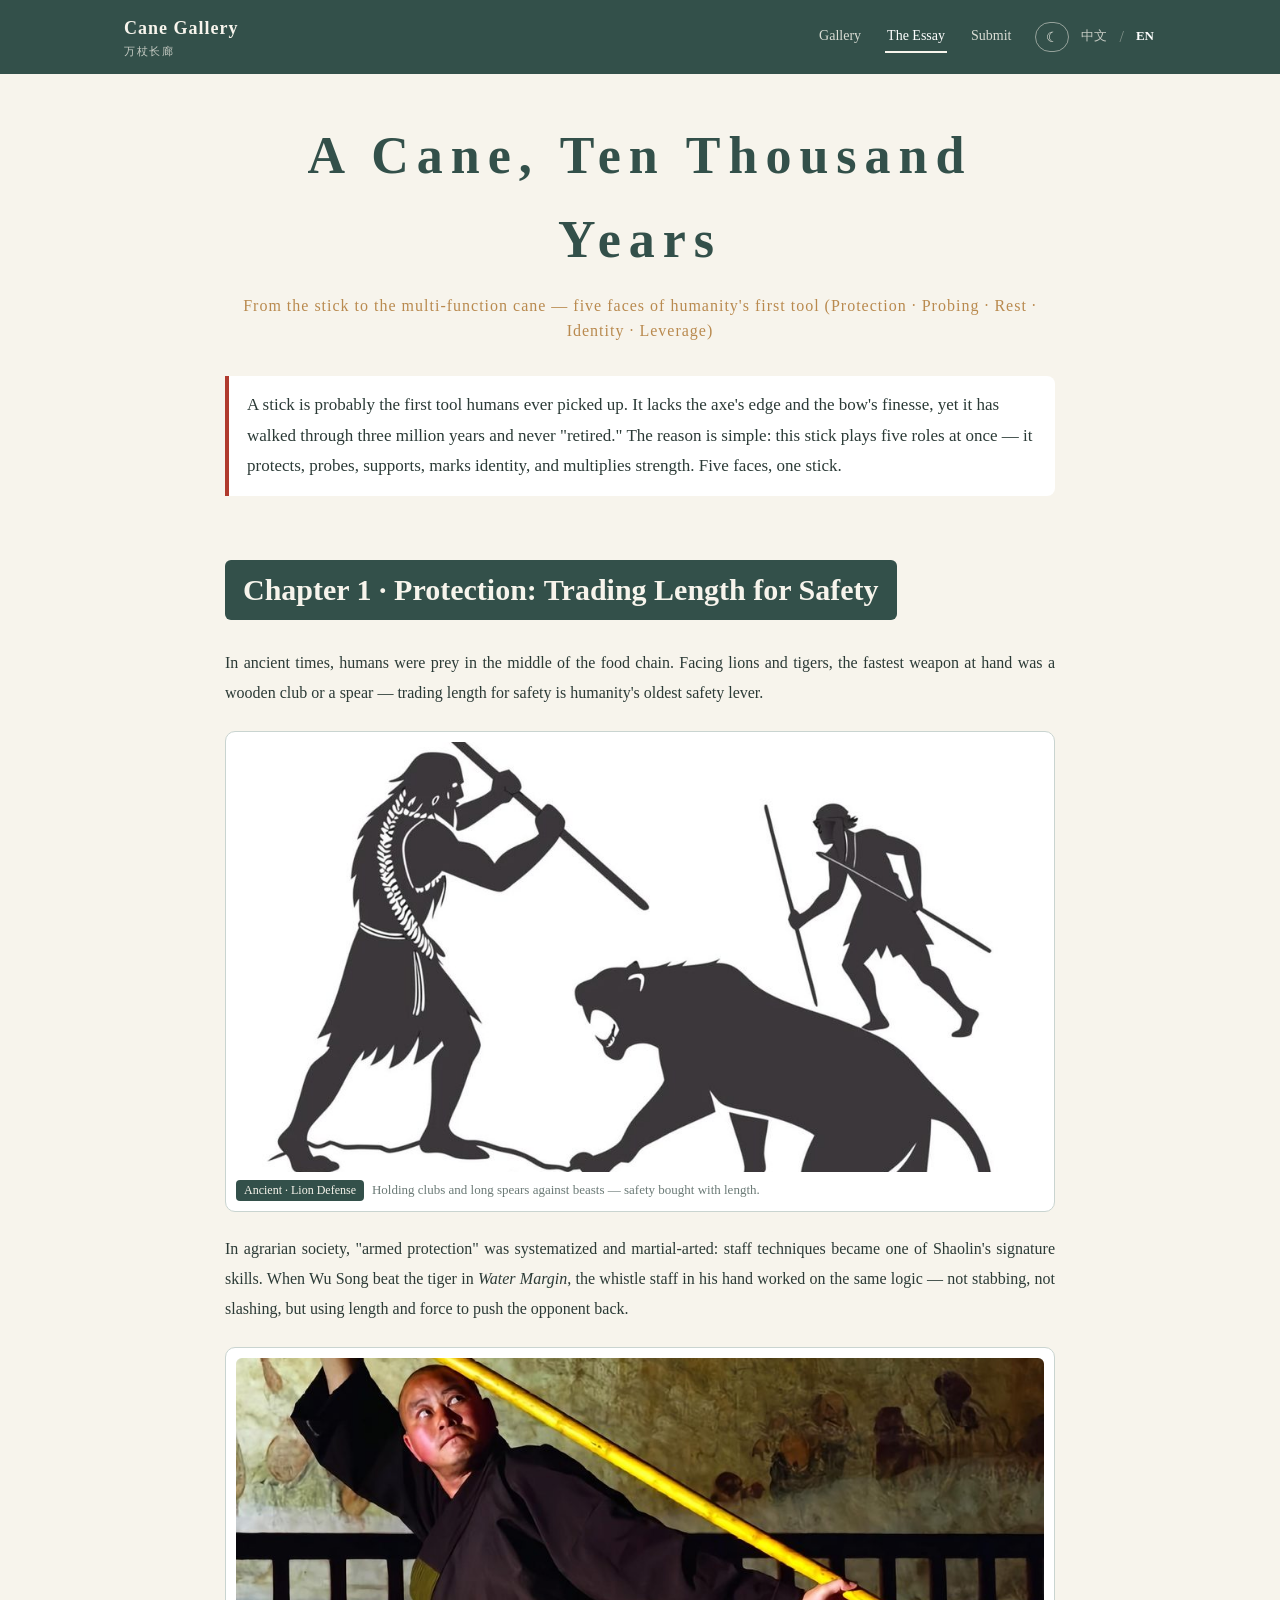
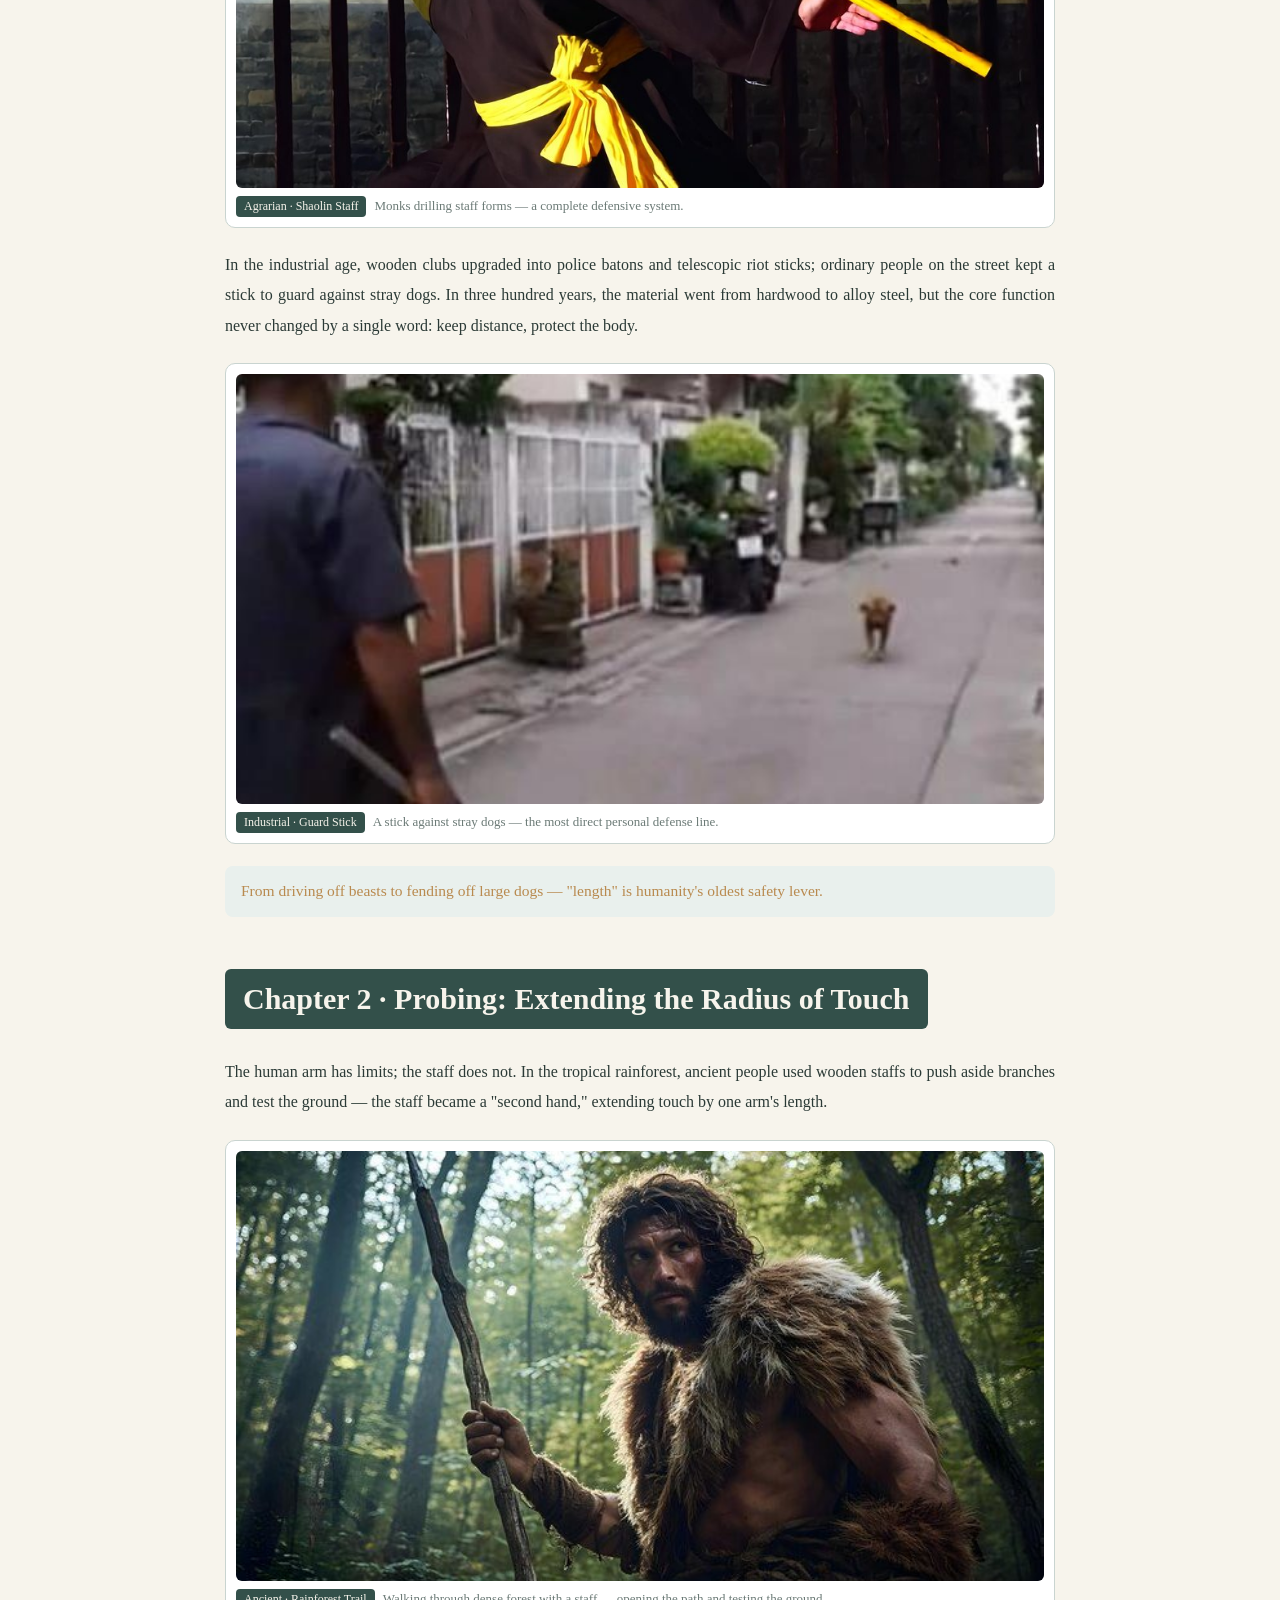
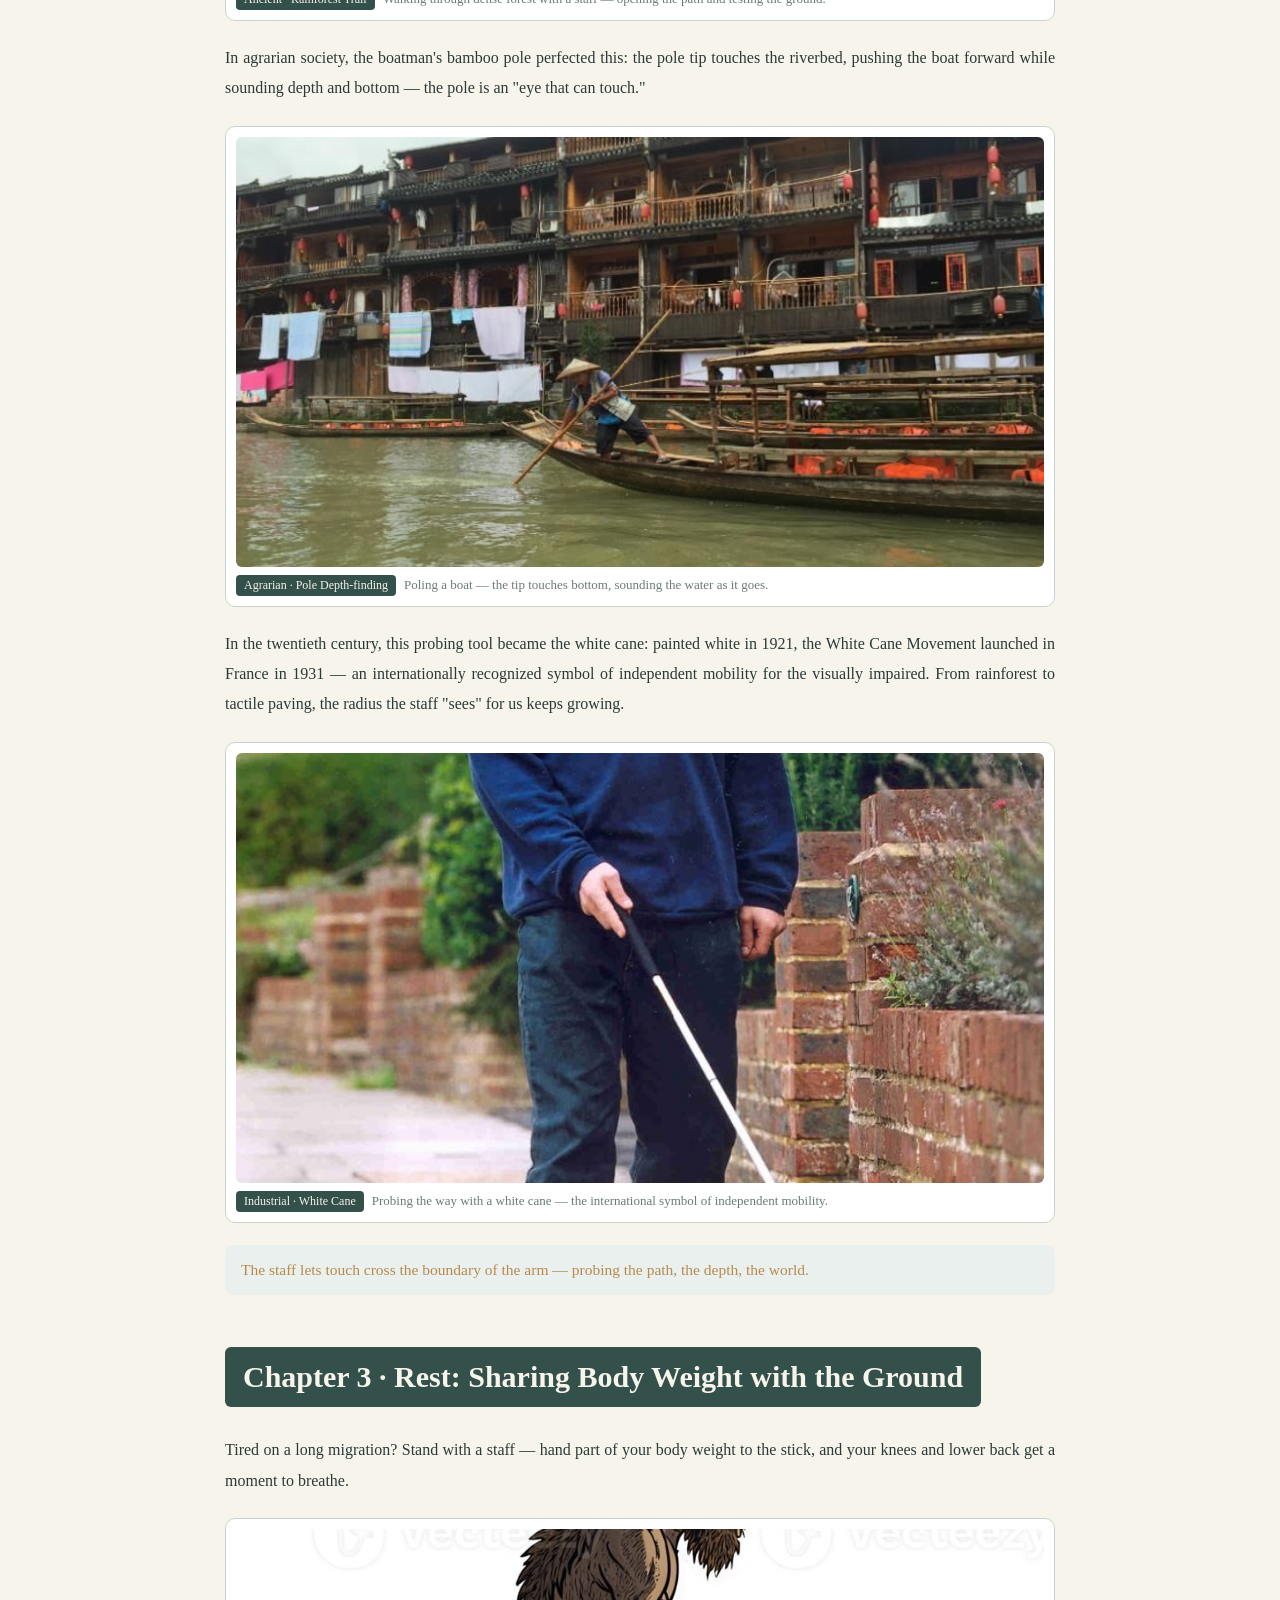
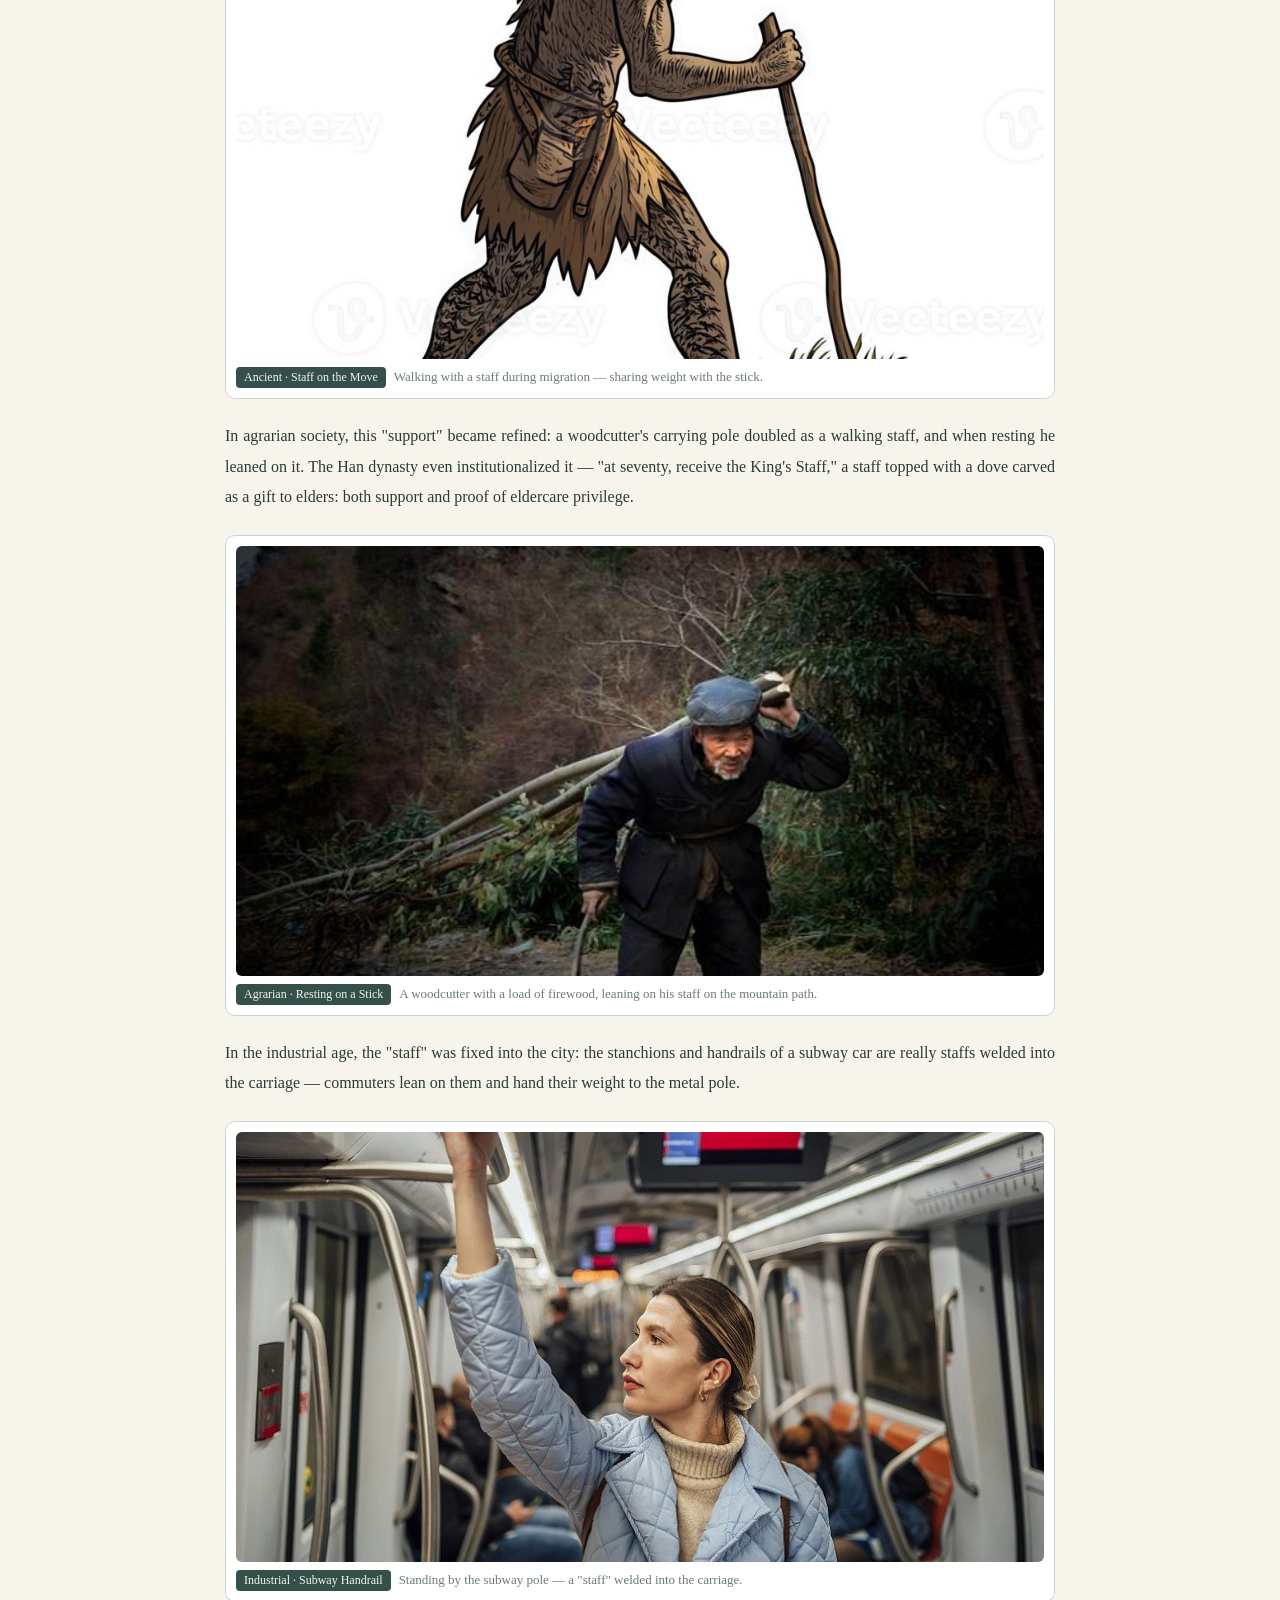
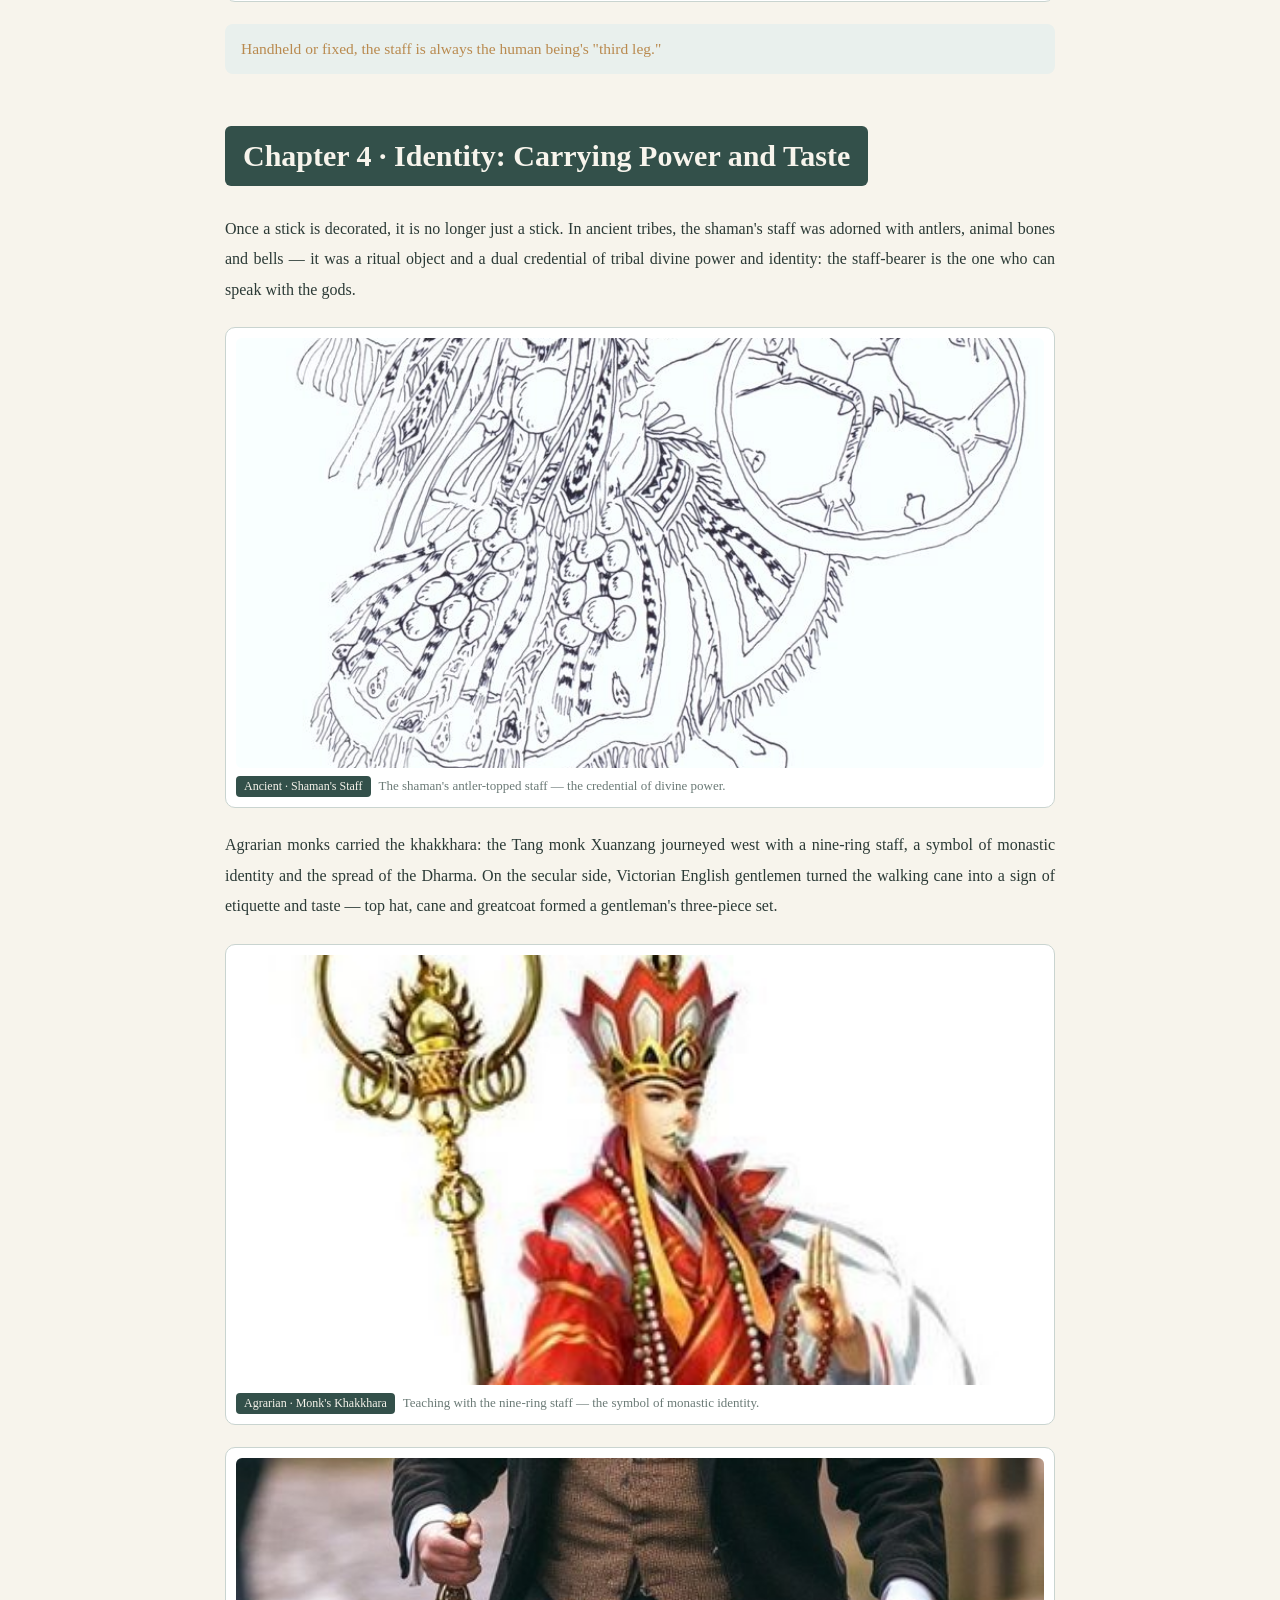
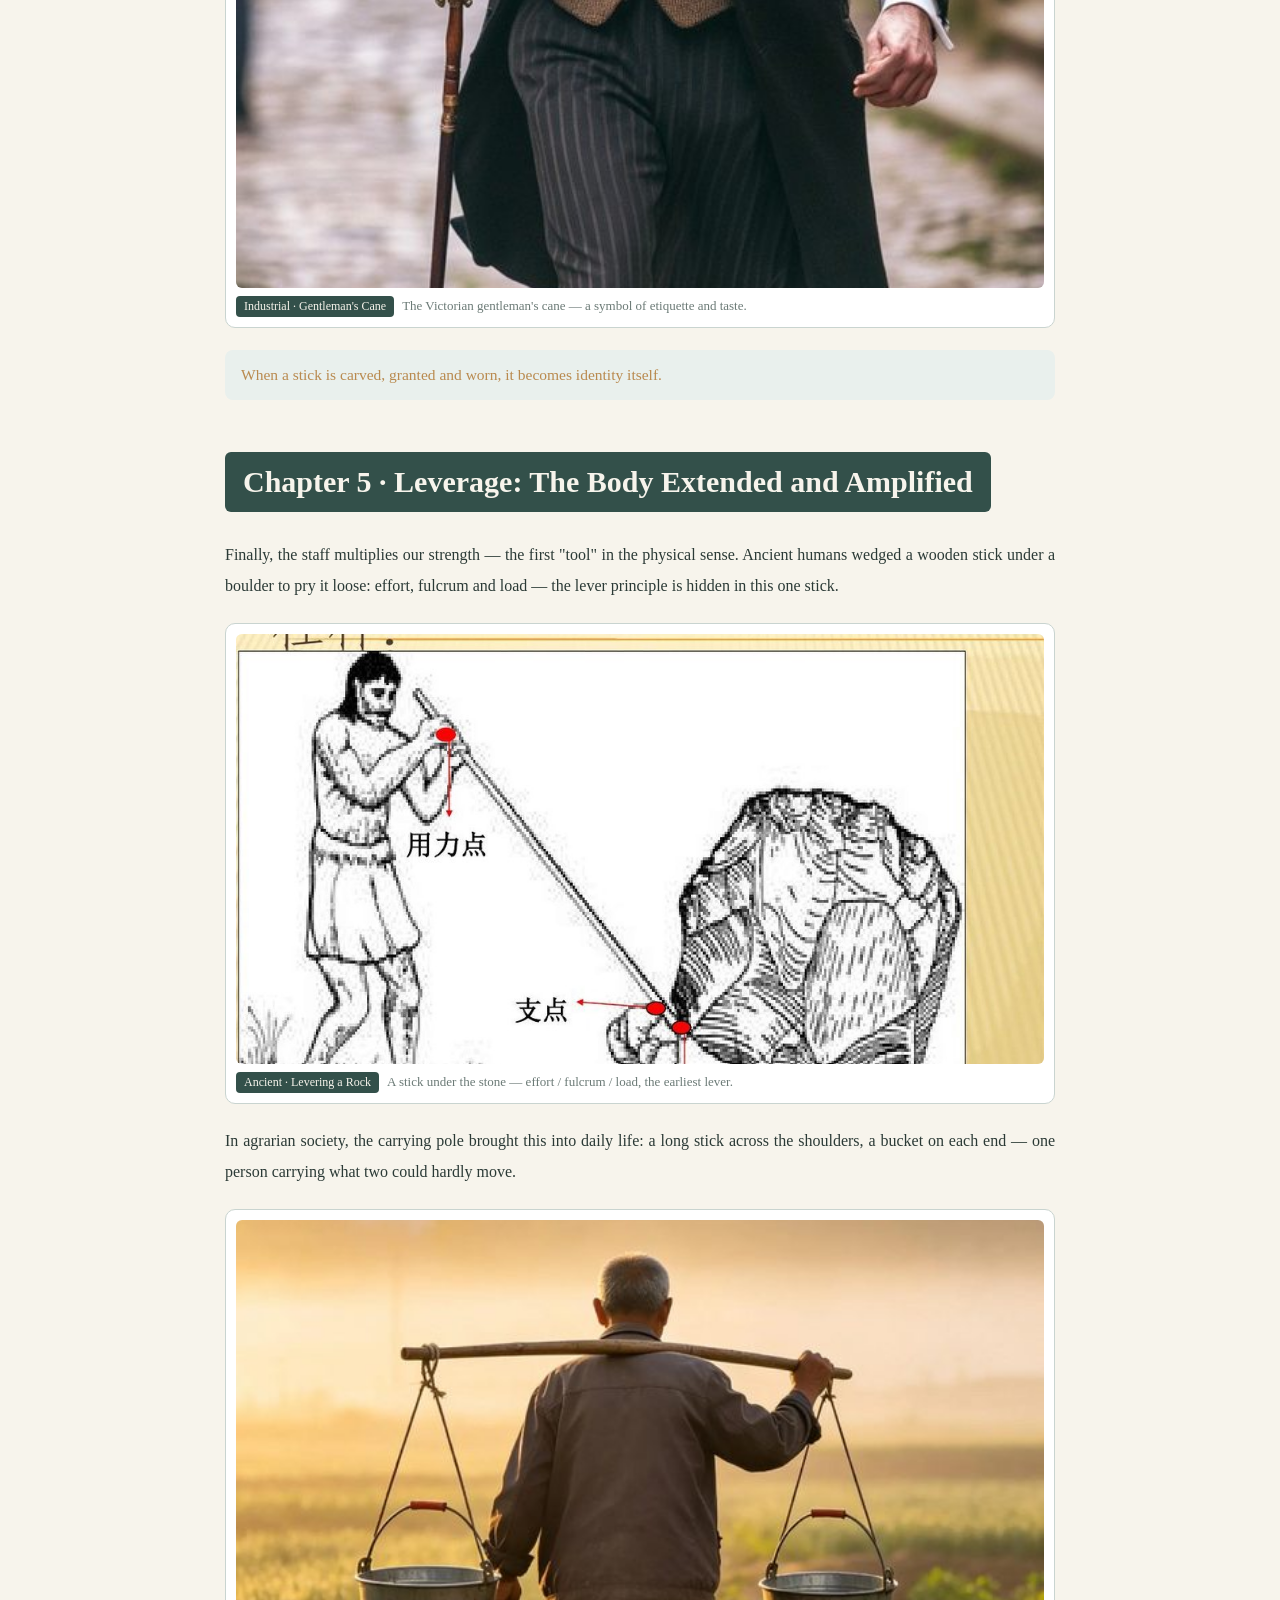
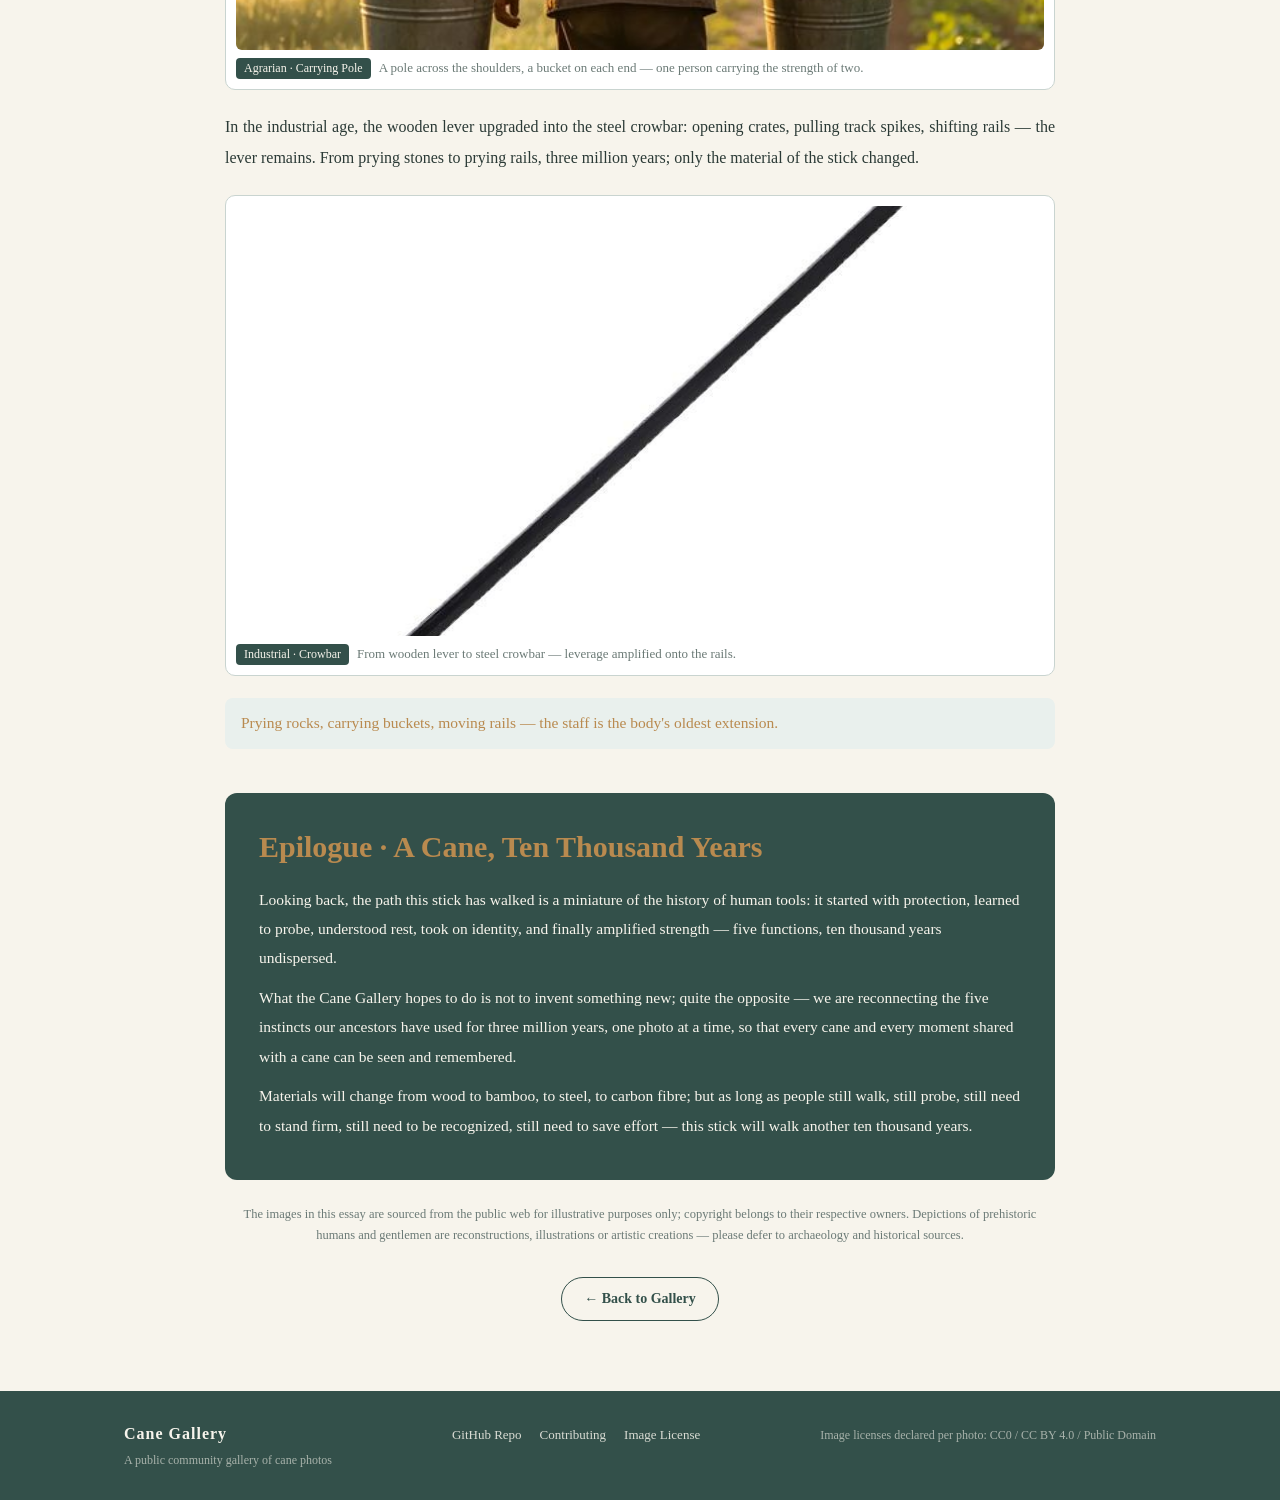
<file: site/en/essay.html>
<!DOCTYPE html>
<html lang="en">
<head>
<meta charset="UTF-8">
<meta name="viewport" content="width=device-width, initial-scale=1.0">
<title>A Cane, Ten Thousand Years · Cane Gallery</title>
<meta name="description" content="A Cane, Ten Thousand Years — five faces of humanity's first tool: protection, probing, rest, identity, and leverage. From the first stick three million years ago to today.">
<link rel="icon" type="image/svg+xml" href="data:image/svg+xml,%3Csvg xmlns='http://www.w3.org/2000/svg' viewBox='0 0 64 64'%3E%3Crect width='64' height='64' rx='14' fill='%2333504A'/%3E%3Cpath d='M38 14 a8 8 0 0 1 8 8 L30 52' stroke='%23F7F4EC' stroke-width='5' fill='none' stroke-linecap='round'/%3E%3C/svg%3E">
<link rel="stylesheet" href="../css/style.css">
</head>
<body>

<header class="topbar">
  <div class="topbar-inner">
    <a class="brand" href="../index.html">
      <span class="brand-name">Cane Gallery<small>万杖长廊</small></span>
    </a>
    <nav class="nav" aria-label="Main navigation">
      <a href="../index.html">Gallery</a>
      <a href="essay.html" class="active">The Essay</a>
      <a href="submit.html">Submit</a>
      <span class="lang">
        <button type="button" class="theme-toggle" id="theme-toggle" aria-label="Toggle light/dark theme" title="Toggle light/dark theme">☾</button>
        <a href="../essay.html">中文</a><span class="sep">/</span>
        <a href="essay.html" class="on">EN</a>
      </span>
    </nav>
  </div>
</header>

<main>
  <div class="container">
    <article class="essay-long" lang="en">

      <header class="essay-masthead">
        <h1>A Cane, Ten Thousand Years</h1>
        <p class="essay-sub">From the stick to the multi-function cane — five faces of humanity's first tool (Protection · Probing · Rest · Identity · Leverage)</p>
      </header>

      <div class="essay-lead">
        A stick is probably the first tool humans ever picked up. It lacks the axe's edge and the bow's finesse, yet it has walked through three million years and never "retired." The reason is simple: this stick plays five roles at once — it protects, probes, supports, marks identity, and multiplies strength. Five faces, one stick.
      </div>

      <section class="echapter" id="ch-1">
        <h2>Chapter 1 · Protection: Trading Length for Safety</h2>
        <p>In ancient times, humans were prey in the middle of the food chain. Facing lions and tigers, the fastest weapon at hand was a wooden club or a spear — trading length for safety is humanity's oldest safety lever.</p>
        <figure>
          <img src="../assets/essay/fig01.jpg" alt="Ancient people holding clubs and spears against a tiger" loading="lazy">
          <figcaption><span class="f-tag">Ancient · Lion Defense</span>Holding clubs and long spears against beasts — safety bought with length.</figcaption>
        </figure>
        <p>In agrarian society, "armed protection" was systematized and martial-arted: staff techniques became one of Shaolin's signature skills. When Wu Song beat the tiger in <em>Water Margin</em>, the whistle staff in his hand worked on the same logic — not stabbing, not slashing, but using length and force to push the opponent back.</p>
        <figure>
          <img src="../assets/essay/fig02.jpg" alt="Shaolin monk practicing staff forms" loading="lazy">
          <figcaption><span class="f-tag">Agrarian · Shaolin Staff</span>Monks drilling staff forms — a complete defensive system.</figcaption>
        </figure>
        <p>In the industrial age, wooden clubs upgraded into police batons and telescopic riot sticks; ordinary people on the street kept a stick to guard against stray dogs. In three hundred years, the material went from hardwood to alloy steel, but the core function never changed by a single word: keep distance, protect the body.</p>
        <figure>
          <img src="../assets/essay/fig03.jpg" alt="A passerby holding a short stick against a dog on the street" loading="lazy">
          <figcaption><span class="f-tag">Industrial · Guard Stick</span>A stick against stray dogs — the most direct personal defense line.</figcaption>
        </figure>
        <div class="chap-end">From driving off beasts to fending off large dogs — "length" is humanity's oldest safety lever.</div>
      </section>

      <section class="echapter" id="ch-2">
        <h2>Chapter 2 · Probing: Extending the Radius of Touch</h2>
        <p>The human arm has limits; the staff does not. In the tropical rainforest, ancient people used wooden staffs to push aside branches and test the ground — the staff became a "second hand," extending touch by one arm's length.</p>
        <figure>
          <img src="../assets/essay/fig04.jpg" alt="Ancient person clearing a path with a staff in the rainforest" loading="lazy">
          <figcaption><span class="f-tag">Ancient · Rainforest Trail</span>Walking through dense forest with a staff — opening the path and testing the ground.</figcaption>
        </figure>
        <p>In agrarian society, the boatman's bamboo pole perfected this: the pole tip touches the riverbed, pushing the boat forward while sounding depth and bottom — the pole is an "eye that can touch."</p>
        <figure>
          <img src="../assets/essay/fig05.jpg" alt="Boatman poling a boat to sound the depth" loading="lazy">
          <figcaption><span class="f-tag">Agrarian · Pole Depth-finding</span>Poling a boat — the tip touches bottom, sounding the water as it goes.</figcaption>
        </figure>
        <p>In the twentieth century, this probing tool became the white cane: painted white in 1921, the White Cane Movement launched in France in 1931 — an internationally recognized symbol of independent mobility for the visually impaired. From rainforest to tactile paving, the radius the staff "sees" for us keeps growing.</p>
        <figure>
          <img src="../assets/essay/fig06.jpg" alt="Visually impaired person walking independently with a white cane" loading="lazy">
          <figcaption><span class="f-tag">Industrial · White Cane</span>Probing the way with a white cane — the international symbol of independent mobility.</figcaption>
        </figure>
        <div class="chap-end">The staff lets touch cross the boundary of the arm — probing the path, the depth, the world.</div>
      </section>

      <section class="echapter" id="ch-3">
        <h2>Chapter 3 · Rest: Sharing Body Weight with the Ground</h2>
        <p>Tired on a long migration? Stand with a staff — hand part of your body weight to the stick, and your knees and lower back get a moment to breathe.</p>
        <figure>
          <img src="../assets/essay/fig07.jpg" alt="Ancient migrants walking with staffs and loads" loading="lazy">
          <figcaption><span class="f-tag">Ancient · Staff on the Move</span>Walking with a staff during migration — sharing weight with the stick.</figcaption>
        </figure>
        <p>In agrarian society, this "support" became refined: a woodcutter's carrying pole doubled as a walking staff, and when resting he leaned on it. The Han dynasty even institutionalized it — "at seventy, receive the King's Staff," a staff topped with a dove carved as a gift to elders: both support and proof of eldercare privilege.</p>
        <figure>
          <img src="../assets/essay/fig08.jpg" alt="Woodcutter resting with firewood and a stick on a mountain path" loading="lazy">
          <figcaption><span class="f-tag">Agrarian · Resting on a Stick</span>A woodcutter with a load of firewood, leaning on his staff on the mountain path.</figcaption>
        </figure>
        <p>In the industrial age, the "staff" was fixed into the city: the stanchions and handrails of a subway car are really staffs welded into the carriage — commuters lean on them and hand their weight to the metal pole.</p>
        <figure>
          <img src="../assets/essay/fig09.jpg" alt="Passengers standing holding stanchions and handrails in a subway car" loading="lazy">
          <figcaption><span class="f-tag">Industrial · Subway Handrail</span>Standing by the subway pole — a "staff" welded into the carriage.</figcaption>
        </figure>
        <div class="chap-end">Handheld or fixed, the staff is always the human being's "third leg."</div>
      </section>

      <section class="echapter" id="ch-4">
        <h2>Chapter 4 · Identity: Carrying Power and Taste</h2>
        <p>Once a stick is decorated, it is no longer just a stick. In ancient tribes, the shaman's staff was adorned with antlers, animal bones and bells — it was a ritual object and a dual credential of tribal divine power and identity: the staff-bearer is the one who can speak with the gods.</p>
        <figure>
          <img src="../assets/essay/fig10.jpg" alt="Shaman performing a ritual with an antler-topped staff" loading="lazy">
          <figcaption><span class="f-tag">Ancient · Shaman's Staff</span>The shaman's antler-topped staff — the credential of divine power.</figcaption>
        </figure>
        <p>Agrarian monks carried the khakkhara: the Tang monk Xuanzang journeyed west with a nine-ring staff, a symbol of monastic identity and the spread of the Dharma. On the secular side, Victorian English gentlemen turned the walking cane into a sign of etiquette and taste — top hat, cane and greatcoat formed a gentleman's three-piece set.</p>
        <figure>
          <img src="../assets/essay/fig11.jpg" alt="The Tang monk holding a nine-ring khakkhara" loading="lazy">
          <figcaption><span class="f-tag">Agrarian · Monk's Khakkhara</span>Teaching with the nine-ring staff — the symbol of monastic identity.</figcaption>
        </figure>
        <figure>
          <img src="../assets/essay/fig12.jpg" alt="Victorian gentleman holding a walking cane" loading="lazy">
          <figcaption><span class="f-tag">Industrial · Gentleman's Cane</span>The Victorian gentleman's cane — a symbol of etiquette and taste.</figcaption>
        </figure>
        <div class="chap-end">When a stick is carved, granted and worn, it becomes identity itself.</div>
      </section>

      <section class="echapter" id="ch-5">
        <h2>Chapter 5 · Leverage: The Body Extended and Amplified</h2>
        <p>Finally, the staff multiplies our strength — the first "tool" in the physical sense. Ancient humans wedged a wooden stick under a boulder to pry it loose: effort, fulcrum and load — the lever principle is hidden in this one stick.</p>
        <figure>
          <img src="../assets/essay/fig13.jpg" alt="Ancient people prying a boulder with a wooden lever" loading="lazy">
          <figcaption><span class="f-tag">Ancient · Levering a Rock</span>A stick under the stone — effort / fulcrum / load, the earliest lever.</figcaption>
        </figure>
        <p>In agrarian society, the carrying pole brought this into daily life: a long stick across the shoulders, a bucket on each end — one person carrying what two could hardly move.</p>
        <figure>
          <img src="../assets/essay/fig14.jpg" alt="Farmer carrying two buckets with a shoulder pole" loading="lazy">
          <figcaption><span class="f-tag">Agrarian · Carrying Pole</span>A pole across the shoulders, a bucket on each end — one person carrying the strength of two.</figcaption>
        </figure>
        <p>In the industrial age, the wooden lever upgraded into the steel crowbar: opening crates, pulling track spikes, shifting rails — the lever remains. From prying stones to prying rails, three million years; only the material of the stick changed.</p>
        <figure>
          <img src="../assets/essay/fig15.jpg" alt="Steel crowbar prying a rail" loading="lazy">
          <figcaption><span class="f-tag">Industrial · Crowbar</span>From wooden lever to steel crowbar — leverage amplified onto the rails.</figcaption>
        </figure>
        <div class="chap-end">Prying rocks, carrying buckets, moving rails — the staff is the body's oldest extension.</div>
      </section>

      <div class="essay-ending">
        <h2>Epilogue · A Cane, Ten Thousand Years</h2>
        <p>Looking back, the path this stick has walked is a miniature of the history of human tools: it started with protection, learned to probe, understood rest, took on identity, and finally amplified strength — five functions, ten thousand years undispersed.</p>
        <p>What the Cane Gallery hopes to do is not to invent something new; quite the opposite — we are reconnecting the five instincts our ancestors have used for three million years, one photo at a time, so that every cane and every moment shared with a cane can be seen and remembered.</p>
        <p>Materials will change from wood to bamboo, to steel, to carbon fibre; but as long as people still walk, still probe, still need to stand firm, still need to be recognized, still need to save effort — this stick will walk another ten thousand years.</p>
      </div>

      <div class="essay-foot">
        The images in this essay are sourced from the public web for illustrative purposes only; copyright belongs to their respective owners. Depictions of prehistoric humans and gentlemen are reconstructions, illustrations or artistic creations — please defer to archaeology and historical sources.
      </div>

      <div class="essay-back">
        <a class="btn btn-ghost" href="../index.html">← Back to Gallery</a>
      </div>

    </article>
  </div>
</main>

<footer class="footer">
  <div class="footer-inner">
    <div class="footer-brand">
      <span class="footer-name">Cane Gallery</span>
      <span class="footer-tagline">A public community gallery of cane photos</span>
    </div>
    <div class="footer-nav">
      <a href="https://github.com/litaotaoli/cane-gallery" target="_blank" rel="noopener">GitHub Repo</a>
      <a href="https://github.com/litaotaoli/cane-gallery/blob/main/CONTRIBUTING.md" target="_blank" rel="noopener">Contributing</a>
      <a href="https://github.com/litaotaoli/cane-gallery/blob/main/IMAGE_LICENSE.md" target="_blank" rel="noopener">Image License</a>
    </div>
    <div class="footer-meta">
      <span>Image licenses declared per photo: CC0 / CC BY 4.0 / Public Domain</span>
    </div>
  </div>
</footer>

<script src="../js/main.js"></script>
</body>
</html>
</file>
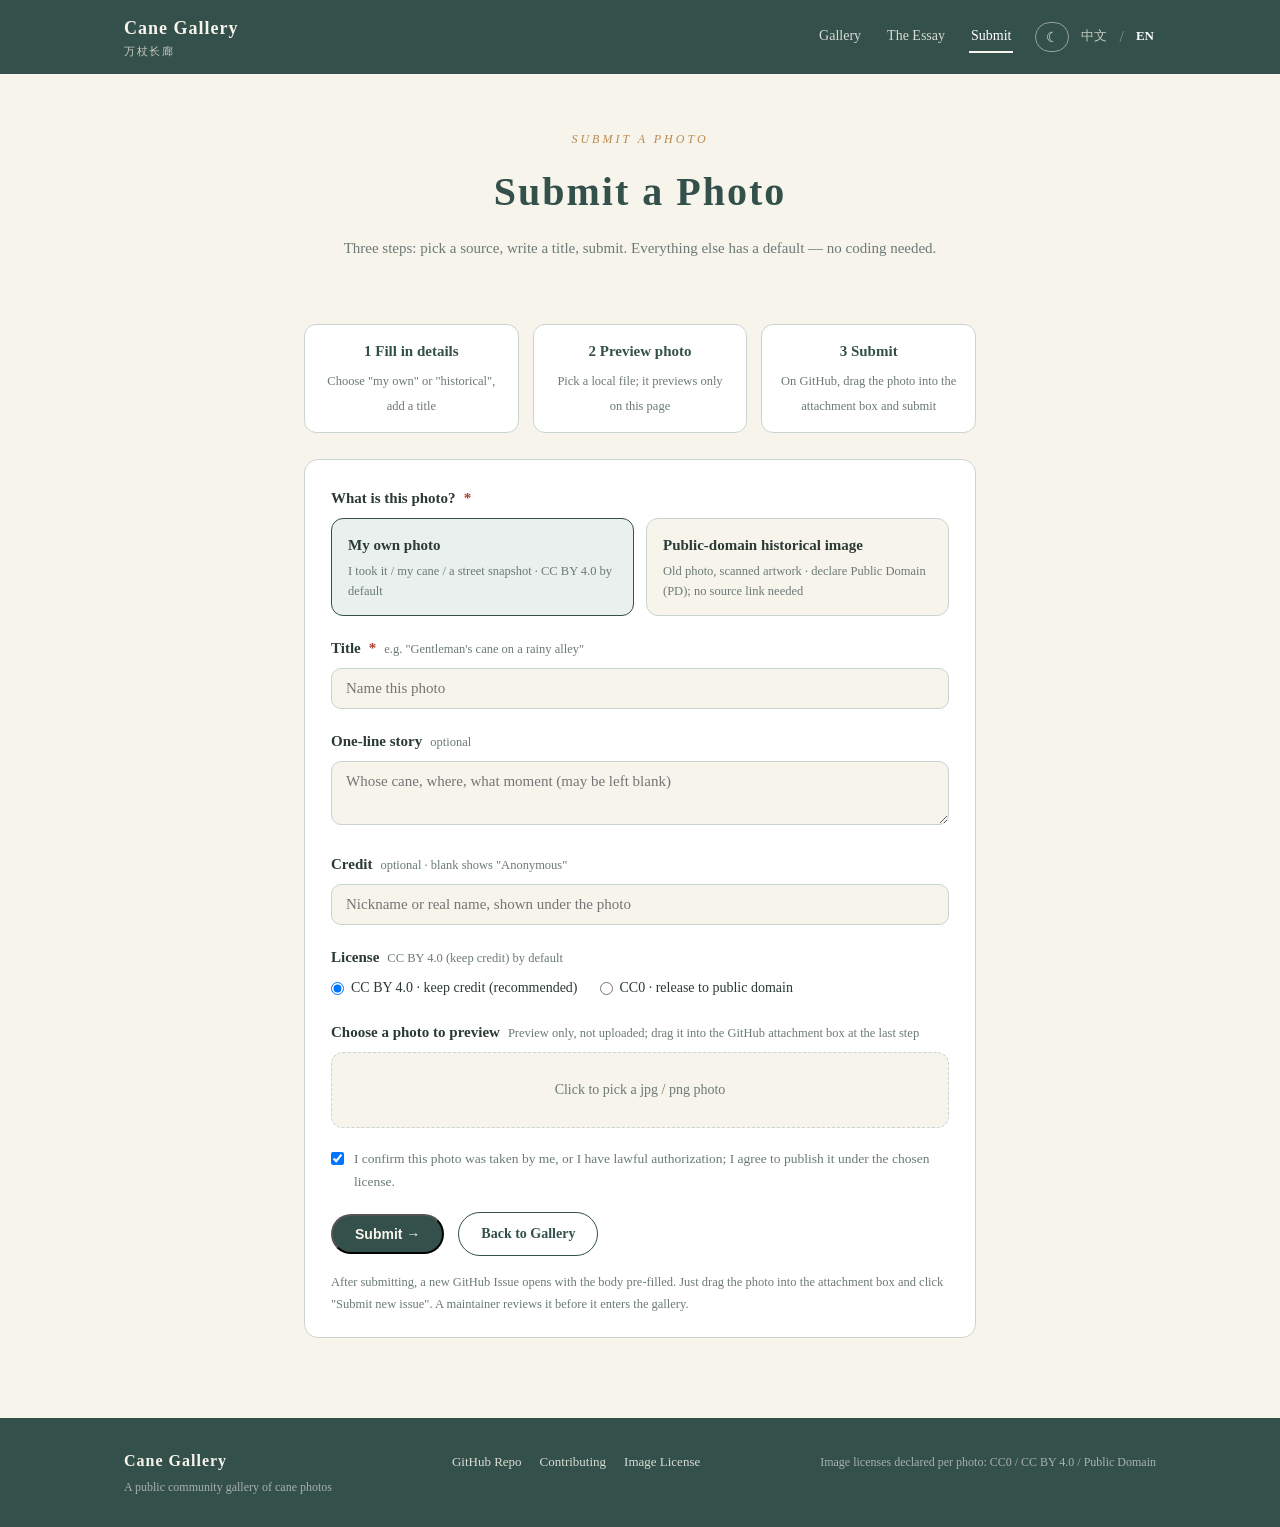
<file: site/en/submit.html>
<!DOCTYPE html>
<html lang="en">
<head>
<meta charset="UTF-8">
<meta name="viewport" content="width=device-width, initial-scale=1.0">
<title>Submit a Photo · Cane Gallery</title>
<meta name="description" content="Submit a cane photo to the Cane Gallery: pick a source, write a title, drag the photo in — three steps.">
<link rel="icon" type="image/svg+xml" href="data:image/svg+xml,%3Csvg xmlns='http://www.w3.org/2000/svg' viewBox='0 0 64 64'%3E%3Crect width='64' height='64' rx='14' fill='%2333504A'/%3E%3Cpath d='M38 14 a8 8 0 0 1 8 8 L30 52' stroke='%23F7F4EC' stroke-width='5' fill='none' stroke-linecap='round'/%3E%3C/svg%3E">
<link rel="stylesheet" href="../css/style.css">
</head>
<body>

<header class="topbar">
  <div class="topbar-inner">
    <a class="brand" href="../index.html">
      <span class="brand-name">Cane Gallery<small>万杖长廊</small></span>
    </a>
    <nav class="nav" aria-label="Main navigation">
      <a href="../index.html">Gallery</a>
      <a href="../essay.html">The Essay</a>
      <a href="submit.html" class="active">Submit</a>
      <span class="lang">
        <button type="button" class="theme-toggle" id="theme-toggle" aria-label="Toggle light/dark theme" title="Toggle light/dark theme">☾</button>
        <a href="../submit.html">中文</a><span class="sep">/</span>
        <a href="submit.html" class="on">EN</a>
      </span>
    </nav>
  </div>
</header>

<main>
  <div class="container submit-wrap">

    <section class="hero">
      <div class="hero-eyebrow">SUBMIT A PHOTO</div>
      <h1>Submit a Photo</h1>
      <p class="hero-desc">Three steps: pick a source, write a title, submit. Everything else has a default — no coding needed.</p>
    </section>

    <ol class="steps">
      <li><b>1 Fill in details</b><span>Choose "my own" or "historical", add a title</span></li>
      <li><b>2 Preview photo</b><span>Pick a local file; it previews only on this page</span></li>
      <li><b>3 Submit</b><span>On GitHub, drag the photo into the attachment box and submit</span></li>
    </ol>

    <form class="form-card" id="submit-form" novalidate>

      <!-- Source -->
      <div class="field">
        <label class="field-label">What is this photo? <span class="req">*</span></label>
        <div class="radio-cards" role="radiogroup" aria-label="Photo source">
          <label class="radio-card">
            <input type="radio" name="source" value="self" checked>
            <span class="rc-title">My own photo</span>
            <span class="rc-desc">I took it / my cane / a street snapshot · CC BY 4.0 by default</span>
          </label>
          <label class="radio-card">
            <input type="radio" name="source" value="historical">
            <span class="rc-title">Public-domain historical image</span>
            <span class="rc-desc">Old photo, scanned artwork · declare Public Domain (PD); no source link needed</span>
          </label>
        </div>
      </div>

      <!-- Title -->
      <div class="field">
        <label class="field-label" for="f-title">Title <span class="req">*</span><span class="field-hint">e.g. "Gentleman's cane on a rainy alley"</span></label>
        <input type="text" id="f-title" class="text-input" maxlength="80" placeholder="Name this photo">
      </div>

      <!-- Story -->
      <div class="field">
        <label class="field-label" for="f-story">One-line story <span class="field-hint">optional</span></label>
        <textarea id="f-story" class="text-input textarea" rows="2" maxlength="200" placeholder="Whose cane, where, what moment (may be left blank)"></textarea>
      </div>

      <!-- Credit -->
      <div class="field">
        <label class="field-label" for="f-author">Credit <span class="field-hint">optional · blank shows "Anonymous"</span></label>
        <input type="text" id="f-author" class="text-input" maxlength="40" placeholder="Nickname or real name, shown under the photo">
      </div>

      <!-- Public-domain declaration (historical only, no URL required) -->
      <div class="field pd-note" id="pd-note-field" hidden>
        <div class="pd-box">
          <b>Public-domain declaration</b>
          <p>You declare this historical image to be in the public domain (PD); a maintainer does a basic check. Nothing beyond the title is required to submit.</p>
        </div>
      </div>

      <!-- License (self only) -->
      <div class="field" id="license-field">
        <label class="field-label">License <span class="field-hint">CC BY 4.0 (keep credit) by default</span></label>
        <div class="radio-inline">
          <label><input type="radio" name="license" value="CC BY 4.0" checked> CC BY 4.0 · keep credit (recommended)</label>
          <label><input type="radio" name="license" value="CC0"> CC0 · release to public domain</label>
        </div>
      </div>

      <!-- Local preview only (not uploaded) -->
      <div class="field">
        <label class="field-label" for="f-file">Choose a photo to preview <span class="field-hint">Preview only, not uploaded; drag it into the GitHub attachment box at the last step</span></label>
        <div class="drop-zone" id="drop-zone">
          <input type="file" id="f-file" accept="image/*" hidden>
          <div class="dz-empty" id="dz-empty">Click to pick a jpg / png photo</div>
          <div class="dz-preview" id="dz-preview" hidden>
            <img id="dz-img" alt="Local preview">
            <div class="dz-meta">
              <span id="dz-name"></span>
              <button type="button" class="dz-remove" id="dz-remove">Remove</button>
            </div>
          </div>
        </div>
      </div>

      <!-- Agreement -->
      <label class="agree">
        <input type="checkbox" id="f-agree" checked>
        <span>I confirm this photo was taken by me, or I have lawful authorization; I agree to publish it under the chosen license.</span>
      </label>

      <p class="form-error" id="form-error" hidden></p>

      <div class="form-actions">
        <button type="submit" class="btn btn-primary" id="submit-btn">Submit →</button>
        <a class="btn btn-ghost" href="../index.html">Back to Gallery</a>
      </div>

      <p class="form-note">After submitting, a new GitHub Issue opens with the body pre-filled. Just drag the photo into the attachment box and click "Submit new issue". A maintainer reviews it before it enters the gallery.</p>
    </form>

  </div>
</main>

<footer class="footer">
  <div class="footer-inner">
    <div class="footer-brand">
      <span class="footer-name">Cane Gallery</span>
      <span class="footer-tagline">A public community gallery of cane photos</span>
    </div>
    <div class="footer-nav">
      <a href="https://github.com/litaotaoli/cane-gallery" target="_blank" rel="noopener">GitHub Repo</a>
      <a href="https://github.com/litaotaoli/cane-gallery/blob/main/CONTRIBUTING.md" target="_blank" rel="noopener">Contributing</a>
      <a href="https://github.com/litaotaoli/cane-gallery/blob/main/IMAGE_LICENSE.md" target="_blank" rel="noopener">Image License</a>
    </div>
    <div class="footer-meta">
      <span>Image licenses declared per photo: CC0 / CC BY 4.0 / Public Domain</span>
    </div>
  </div>
</footer>

<script src="../js/main.js"></script>
<script>
(function () {
  "use strict";
  var REPO = "https://github.com/litaotaoli/cane-gallery/issues/new";
  var form = document.getElementById("submit-form");
  var err = document.getElementById("form-error");
  var agree = document.getElementById("f-agree");
  var pdNote = document.getElementById("pd-note-field");
  var licenseField = document.getElementById("license-field");
  var radios = document.querySelectorAll('input[name="source"]');

  function currentSource() {
    var checked = document.querySelector('input[name="source"]:checked');
    return checked ? checked.value : "self";
  }
  function syncSource() {
    var hist = currentSource() === "historical";
    pdNote.hidden = !hist;
    licenseField.hidden = hist;
    if (hist) {
      var pd = document.createElement("input");
      pd.type = "hidden"; pd.name = "license"; pd.value = "PD"; pd.id = "license-pd";
      licenseField.parentNode.insertBefore(pd, licenseField);
    } else {
      var old = document.getElementById("license-pd");
      if (old) old.remove();
    }
  }
  Array.prototype.forEach.call(radios, function (r) {
    r.addEventListener("change", syncSource);
  });
  syncSource();

  var fileInput = document.getElementById("f-file");
  var dropZone = document.getElementById("drop-zone");
  var dzEmpty = document.getElementById("dz-empty");
  var dzPreview = document.getElementById("dz-preview");
  var dzImg = document.getElementById("dz-img");
  var dzName = document.getElementById("dz-name");
  document.getElementById("dz-remove").addEventListener("click", function (e) {
    e.preventDefault();
    fileInput.value = "";
    dzPreview.hidden = true; dzEmpty.hidden = false;
  });
  dropZone.addEventListener("click", function () { fileInput.click(); });
  fileInput.addEventListener("change", function () {
    var f = fileInput.files && fileInput.files[0];
    if (!f) return;
    var reader = new FileReader();
    reader.onload = function (ev) {
      dzImg.src = ev.target.result;
      dzName.textContent = f.name + " · " + Math.round(f.size / 1024) + " KB";
      dzPreview.hidden = false; dzEmpty.hidden = true;
    };
    reader.readAsDataURL(f);
  });

  function showError(msg) {
    err.textContent = msg;
    err.hidden = false;
  }

  form.addEventListener("submit", function (e) {
    e.preventDefault();
    err.hidden = true;
    var title = document.getElementById("f-title").value.trim();
    var story = document.getElementById("f-story").value.trim();
    var author = document.getElementById("f-author").value.trim();
    var source = currentSource();
    var license = source === "historical" ? "PD"
      : (document.querySelector('input[name="license"]:checked') || {}).value || "CC BY 4.0";
    if (!title) { showError("Please fill in the title."); document.getElementById("f-title").focus(); return; }
    if (!agree.checked) { showError("Please check the authorization statement."); return; }

    var lines = [];
    lines.push("## Submission");
    lines.push("- Source: " + (source === "self" ? "My own photo" : "Public-domain historical image (declared PD)"));
    lines.push("- Title: " + title);
    lines.push("- One-line story: " + (story || "—"));
    lines.push("- Credit: " + (author || "Anonymous"));
    lines.push("- License: " + license);
    lines.push("");
    lines.push("## Photo");
    lines.push("(Please drag the photo into the attachment box below.)");
    lines.push("");
    lines.push("## Authorization");
    lines.push(source === "historical"
      ? "Declared public domain (PD) by the submitter; a maintainer does a basic check and may request removal if copyright emerges."
      : "I confirm this photo was taken by me, or I have lawful authorization; I agree to publish it under the chosen license.");

    var q = new URLSearchParams();
    q.set("title", "[Submission] " + title);
    q.set("body", lines.join("\n"));
    window.open(REPO + "?" + q.toString(), "_blank", "noopener");
  });
})();
</script>
</body>
</html>
</file>
<file: site/css/style.css>
:root{
  --ink:#2B3A36; --muted:#6B7A76; --line:#C9D4D0; --bg:#F7F4EC; --card:#FFFFFF;
  --green:#33504A; --light:#E9F0ED; --amber:#B98A4F;
  --topbar-bg:#33504A; --topbar-fg:#F7F4EC;
  --on-accent:#F7F4EC;
}
html[data-theme="dark"]{
  --ink:#E6EDEA; --muted:#9FB0AA; --line:#3E514C; --bg:#1E2623; --card:#27302D;
  --green:#7FA79C; --light:#2E3B37; --amber:#C89A5B;
  --topbar-bg:#151C19; --topbar-fg:#E6EDEA;
  --on-accent:#1E2623;
}
*{box-sizing:border-box; margin:0; padding:0;}
html{scroll-behavior:smooth;}
body{font-family:Georgia,"Times New Roman","Palatino Linotype","Noto Sans SC","Microsoft YaHei","PingFang SC",serif; background:var(--bg); color:var(--ink); line-height:1.6;}
a{color:var(--green); text-decoration:none;}
img{display:block; max-width:100%;}

/* 顶栏 */
.topbar{background:var(--topbar-bg); color:var(--topbar-fg); position:sticky; top:0; z-index:10;}
.topbar-inner{max-width:1080px; margin:0 auto; padding:14px 24px; display:flex; align-items:center; justify-content:space-between; gap:16px;}
.brand-name{font-size:18px; font-weight:700; letter-spacing:1px; color:var(--topbar-fg);}
.brand-name small{display:block; font-size:11px; font-weight:400; opacity:.75; letter-spacing:1.5px;}
.nav{display:flex; gap:22px; align-items:center;}
.nav a{color:rgba(247,244,236,.85); font-size:14px; padding:4px 2px; border-bottom:2px solid transparent;}
.nav a:hover{color:#fff;}
.nav a.active{color:#fff; border-bottom-color:#F7F4EC;}
.lang{display:flex; gap:10px; align-items:center;}
.lang a{font-size:13px; color:rgba(247,244,236,.75);}
.lang a.on{color:#fff; font-weight:700;}
.lang .sep{color:rgba(247,244,236,.4);}
.theme-toggle{background:none; border:1.5px solid rgba(247,244,236,.5); border-radius:999px; color:var(--topbar-fg); width:34px; height:30px; cursor:pointer; font-size:14px; line-height:1; display:flex; align-items:center; justify-content:center; transition:border-color .2s;}
.theme-toggle:hover{border-color:#fff;}

main{min-height:70vh;}
.container{max-width:1080px; margin:0 auto; padding:0 24px;}

/* 头区 */
.hero{text-align:center; padding:56px 0 40px;}
.hero-eyebrow{font-size:12px; letter-spacing:3px; color:var(--amber); margin-bottom:10px; font-family:Georgia,"Times New Roman",serif; font-style:italic;}
.hero h1{font-size:40px; color:var(--green); letter-spacing:2px; margin-bottom:12px;}
.hero-desc{max-width:620px; margin:0 auto 24px; color:var(--muted); font-size:15px;}
.hero-actions{display:flex; gap:14px; justify-content:center; flex-wrap:wrap;}
.btn{display:inline-block; padding:10px 22px; border-radius:999px; font-size:14px; font-weight:600; transition:opacity .2s;}
.btn:hover{opacity:.85;}
.btn-primary{background:var(--green); color:var(--on-accent);}
.btn-ghost{border:1.5px solid var(--green); color:var(--green);}

/* 区块 */
.section{padding:20px 0 56px;}
.section-head{display:flex; align-items:center; gap:14px; margin-bottom:20px;}
.rule{width:34px; height:3px; background:var(--amber); border-radius:2px; flex:0 0 auto;}
.section-title{font-size:24px; color:var(--green);}
.section-sub{color:var(--muted); font-size:13px;}

/* 筛选 */
.filter-bar{display:flex; gap:10px; flex-wrap:wrap; margin-bottom:22px;}
.chip{border:1.5px solid var(--line); background:var(--card); color:var(--ink); padding:6px 16px; border-radius:999px; font-size:13px; cursor:pointer; transition:all .2s;}
.chip:hover{border-color:var(--green);}
.chip.on{background:var(--green); border-color:var(--green); color:var(--on-accent);}

/* 卡片流 2×2 */
.cards-grid{display:grid; grid-template-columns:repeat(2, 1fr); gap:22px;}
.card{background:var(--card); border:1px solid var(--line); border-radius:12px; overflow:hidden; transition:transform .2s, box-shadow .2s;}
.card:hover{transform:translateY(-3px); box-shadow:0 8px 24px rgba(51,80,74,.12);}
.card img{width:100%; height:240px; object-fit:cover;}
.card-body{padding:16px 18px 18px;}
.card-tag{display:inline-block; font-size:11px; padding:2px 10px; border-radius:999px; background:var(--light); color:var(--green); margin-bottom:8px;}
.card-tag.historical{background:#F0E5D4; color:#8A6534;}
.card-title{font-size:17px; font-weight:700; margin-bottom:6px; color:var(--ink);}
.card-text{font-size:13px; color:var(--muted); margin-bottom:10px;}
.card-meta{font-size:12px; color:#9AA8A3; display:flex; gap:12px; flex-wrap:wrap;}
.card-meta .credit{color:var(--green); font-weight:600;}
.empty{text-align:center; color:var(--muted); padding:30px 0;}
.card.hide{display:none;}

/* 分页器 */
.pager{display:flex; align-items:center; justify-content:center; gap:16px; margin-top:26px;}
.pager button{padding:8px 20px; border-radius:999px; font-size:13px; font-weight:600; cursor:pointer; transition:opacity .2s;}
.btn-ghost{border:1.5px solid var(--green); color:var(--green); background:transparent;}
.btn-ghost:hover{background:var(--green); color:var(--on-accent);}
.btn-ghost:disabled{opacity:.4; cursor:default;}
.btn-ghost:disabled:hover{background:transparent; color:var(--green);}
.pager-info{font-size:13px; color:var(--muted);}

/* 一杖万年 · 长文配图页（五章版） */
.essay-long{max-width:830px; margin:0 auto; padding:40px 0 50px;}
.essay-masthead{text-align:center; margin-bottom:32px;}
.essay-masthead h1{font-family:"KaiTi","STKaiti","Noto Serif SC",serif; font-size:52px; letter-spacing:8px; color:var(--green);}
.essay-masthead .essay-sub{font-size:16px; color:var(--amber); margin-top:12px; letter-spacing:1px;}
.essay-lead{font-size:17px; color:var(--ink); border-left:4px solid #b03a2e; background:var(--card); padding:14px 18px; border-radius:0 8px 8px 0; margin-bottom:30px; line-height:1.8;}
.echapter h2{font-family:"KaiTi","STKaiti","Noto Serif SC",serif; font-size:30px; color:var(--on-accent); background:var(--green); display:inline-block; padding:6px 18px; border-radius:6px; margin:34px 0 14px;}
.echapter p{margin:14px 0; text-align:justify; line-height:1.9; font-size:16px; color:var(--ink);}
.echapter figure{margin:22px 0; background:var(--card); border:1px solid var(--line); border-radius:10px; padding:10px;}
.echapter figure img{width:100%; border-radius:6px; display:block; max-height:430px; object-fit:cover;}
.echapter figcaption{font-size:13px; color:var(--muted); margin-top:8px; line-height:1.6;}
.f-tag{display:inline-block; background:var(--green); color:var(--on-accent); font-size:12px; border-radius:4px; padding:1px 8px; margin-right:8px;}
.chap-end{font-size:15.5px; color:var(--amber); background:var(--light); border-radius:8px; padding:12px 16px; margin:18px 0; line-height:1.7;}
.essay-ending{margin-top:44px; background:var(--green); color:var(--on-accent); border-radius:12px; padding:30px 34px;}
.essay-ending h2{font-family:"KaiTi","STKaiti","Noto Serif SC",serif; background:none; color:var(--amber); padding:0; margin:0 0 14px; font-size:30px;}
.essay-ending p{color:var(--on-accent); line-height:1.9; margin:10px 0; font-size:15.5px;}
.essay-foot{margin-top:24px; font-size:12.5px; color:var(--muted); text-align:center; line-height:1.7;}
.essay-back{margin-top:30px; text-align:center;}
.essay-back .btn{display:inline-block; padding:10px 22px; border-radius:999px; font-size:14px; font-weight:600;}

/* 页脚 */
.footer{background:var(--topbar-bg); color:rgba(247,244,236,.85); margin-top:20px;}
.footer-inner{max-width:1080px; margin:0 auto; padding:30px 24px; display:flex; gap:32px; flex-wrap:wrap; justify-content:space-between; align-items:baseline;}
.footer-name{font-size:16px; font-weight:700; color:var(--topbar-fg); letter-spacing:1px;}
.footer-tagline{display:block; font-size:12px; opacity:.7; margin-top:4px;}
.footer-nav{display:flex; gap:18px; font-size:13px;}
.footer-nav a{color:rgba(247,244,236,.85);}
.footer-nav a:hover{color:var(--topbar-fg);}
.footer-meta{font-size:12px; opacity:.7;}
.visit-count{display:block; margin-top:6px; font-variant-numeric:tabular-nums;}

@media (max-width:680px){
  .cards-grid{grid-template-columns:1fr;}
  .hero h1{font-size:30px;}
  .topbar-inner{padding:12px 16px;}
  .container{padding:0 16px;}
}

/* 一杖万年 · 概览卡 */
.history-overview{display:grid; grid-template-columns:1fr 1fr; gap:22px; background:var(--card); border:1px solid var(--line); border-radius:12px; padding:18px; align-items:center;}
.history-cover{display:grid; grid-template-columns:1fr 1fr; gap:8px;}
.history-cover img{width:100%; height:120px; object-fit:cover; border-radius:8px;}
.history-summary h3{font-size:20px; color:var(--green); margin-bottom:10px;}
.history-summary p{font-size:14px; color:var(--muted); margin-bottom:14px;}
@media (max-width:680px){
  .history-overview{grid-template-columns:1fr;}
  .history-cover img{height:90px;}
}

/* ===== 投稿向导页 ===== */
[hidden]{display:none !important;}
.submit-wrap{max-width:720px; padding-bottom:60px;}
.steps{list-style:none; display:grid; grid-template-columns:repeat(3,1fr); gap:14px; margin:0 0 26px;}
.steps li{background:var(--card); border:1px solid var(--line); border-radius:12px; padding:14px 16px; text-align:center;}
.steps b{display:block; color:var(--green); font-size:15px; margin-bottom:4px;}
.steps span{font-size:12.5px; color:var(--muted); line-height:1.6;}
.form-card{background:var(--card); border:1px solid var(--line); border-radius:14px; padding:26px 26px 22px;}
.field{margin-bottom:20px;}
.field-label{display:flex; align-items:baseline; gap:8px; flex-wrap:wrap; font-size:15px; font-weight:600; color:var(--ink); margin-bottom:8px;}
.req{color:#b03a2e;}
.field-hint{font-size:12.5px; font-weight:400; color:var(--muted);}
.text-input{width:100%; background:var(--bg); border:1.5px solid var(--line); border-radius:10px; padding:11px 14px; font-size:15px; color:var(--ink); font-family:inherit; transition:border-color .2s;}
.text-input:focus{outline:none; border-color:var(--green);}
.textarea{resize:vertical; min-height:64px;}
.radio-cards{display:grid; grid-template-columns:1fr 1fr; gap:12px;}
.radio-card{position:relative; display:block; border:1.5px solid var(--line); border-radius:12px; padding:14px 16px; cursor:pointer; transition:all .2s; background:var(--bg);}
.radio-card input{position:absolute; opacity:0;}
.radio-card:has(input:checked){border-color:var(--green); background:var(--light);}
.rc-title{display:block; font-size:15px; font-weight:700; color:var(--ink); margin-bottom:4px;}
.rc-desc{display:block; font-size:12.5px; color:var(--muted); line-height:1.6;}
.radio-inline{display:flex; gap:22px; flex-wrap:wrap; font-size:14px; color:var(--ink);}
.radio-inline label{display:flex; gap:7px; align-items:center; cursor:pointer;}
.pd-box{background:var(--light); border:1px solid var(--line); border-radius:12px; padding:14px 16px;}
.pd-box b{color:var(--green); font-size:14.5px;}
.pd-box p{font-size:13px; color:var(--muted); margin-top:6px; line-height:1.7;}
.drop-zone{border:1.5px dashed var(--line); border-radius:12px; padding:26px 18px; text-align:center; cursor:pointer; transition:border-color .2s; background:var(--bg);}
.drop-zone:hover{border-color:var(--green);}
.dz-empty{color:var(--muted); font-size:14px;}
.dz-preview{display:flex; align-items:center; gap:14px; text-align:left;}
.dz-preview img{width:96px; height:96px; object-fit:cover; border-radius:10px; flex:0 0 auto;}
.dz-meta{display:flex; flex-direction:column; gap:6px; font-size:13px; color:var(--muted); word-break:break-all;}
.dz-remove{background:none; border:none; color:#b03a2e; cursor:pointer; font-size:13px; padding:0; align-self:flex-start;}
.agree{display:flex; gap:10px; align-items:flex-start; font-size:13.5px; color:var(--muted); margin:6px 0 18px; cursor:pointer; line-height:1.7;}
.agree input{margin-top:4px;}
.form-error{color:#b03a2e; font-size:14px; margin-bottom:14px;}
.form-actions{display:flex; gap:14px; align-items:center; flex-wrap:wrap;}
.form-note{margin-top:16px; font-size:12.5px; color:var(--muted); line-height:1.7;}
@media (max-width:680px){
  .steps{grid-template-columns:1fr;}
  .radio-cards{grid-template-columns:1fr;}
  .form-card{padding:20px 16px;}
}
</file>
